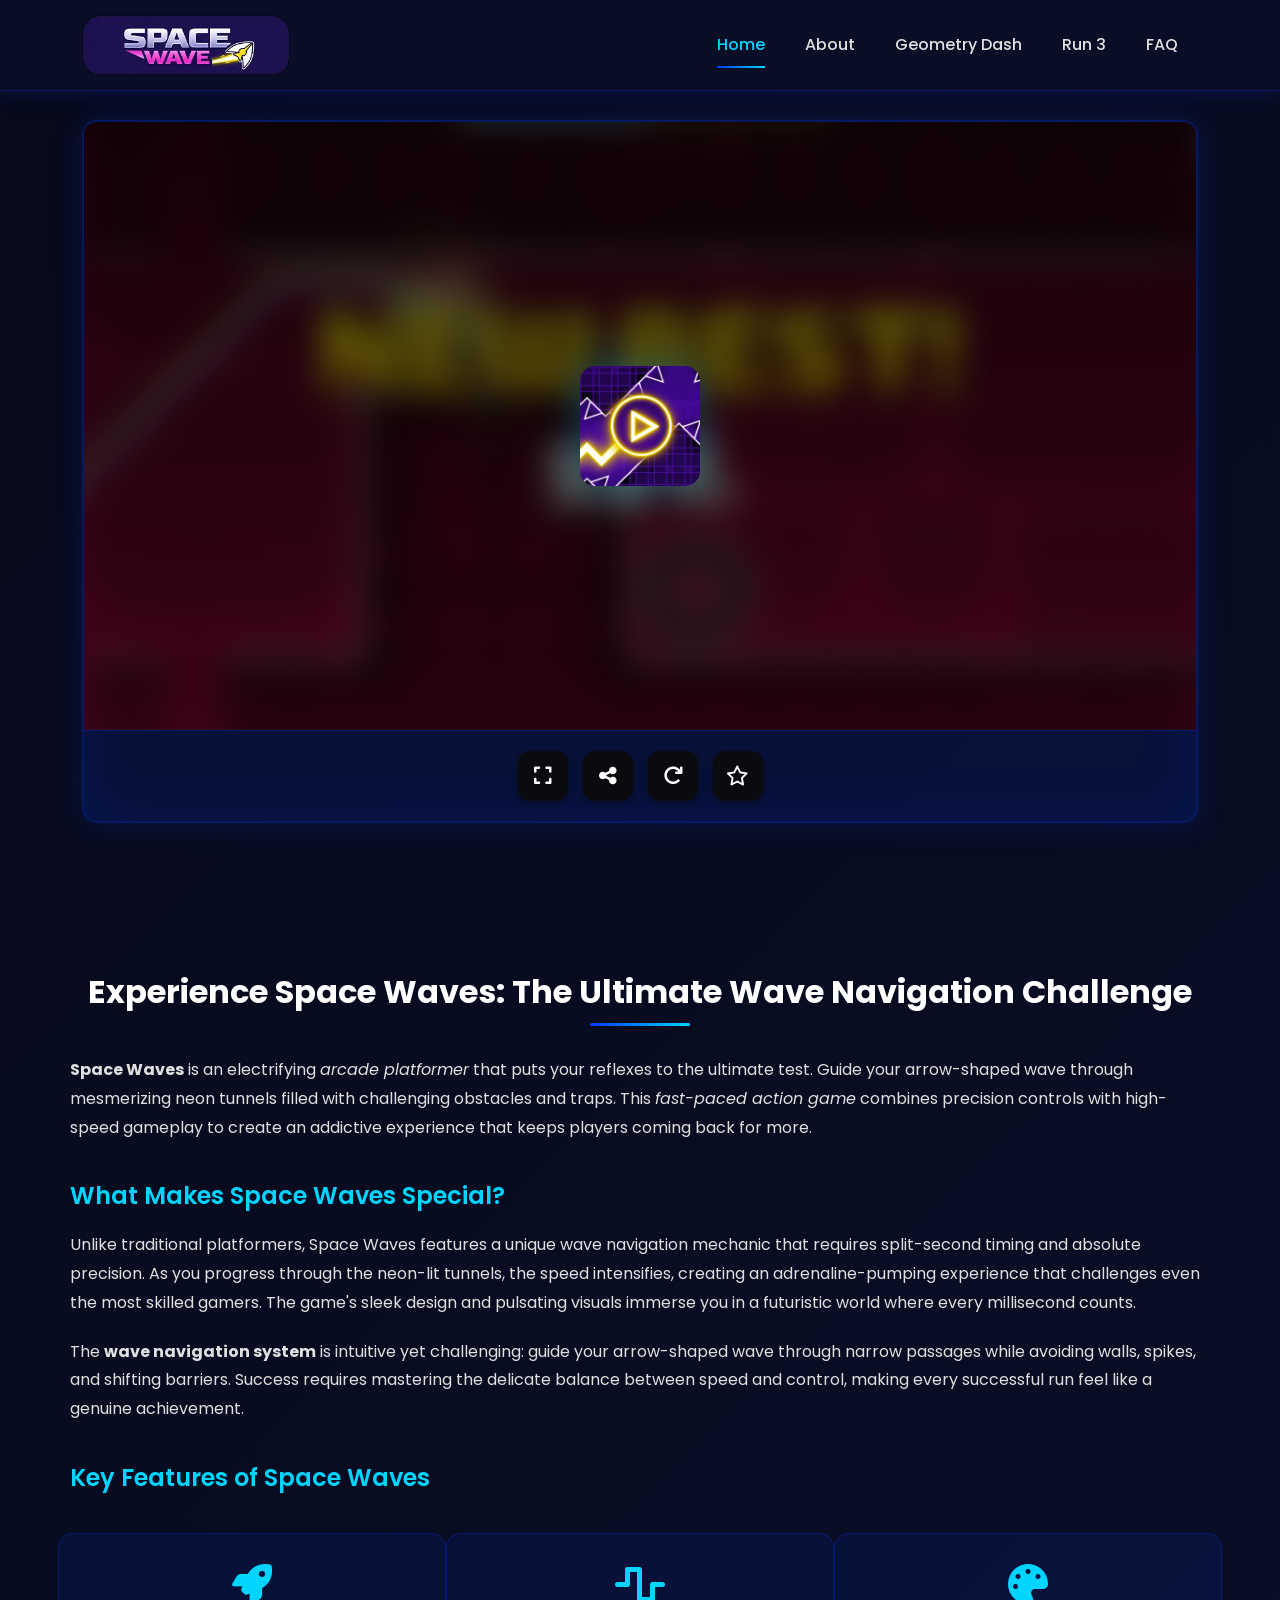
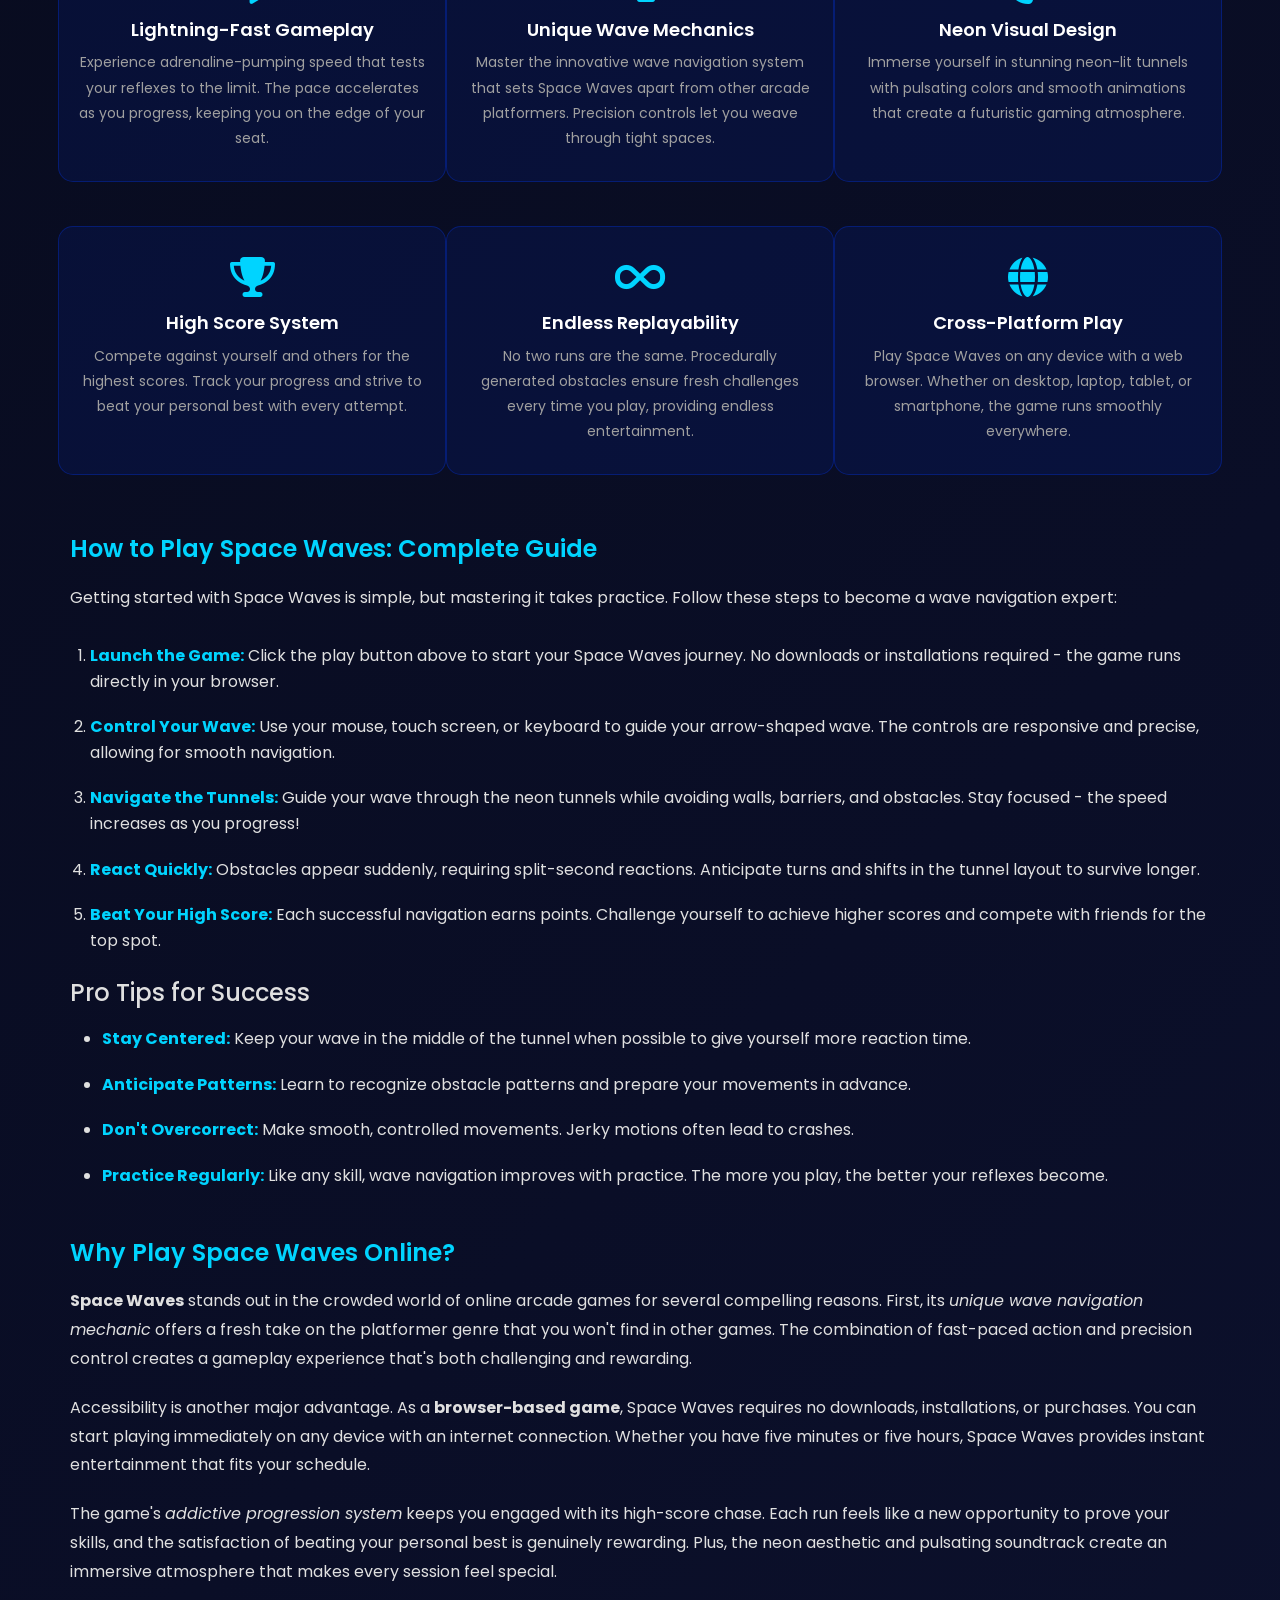
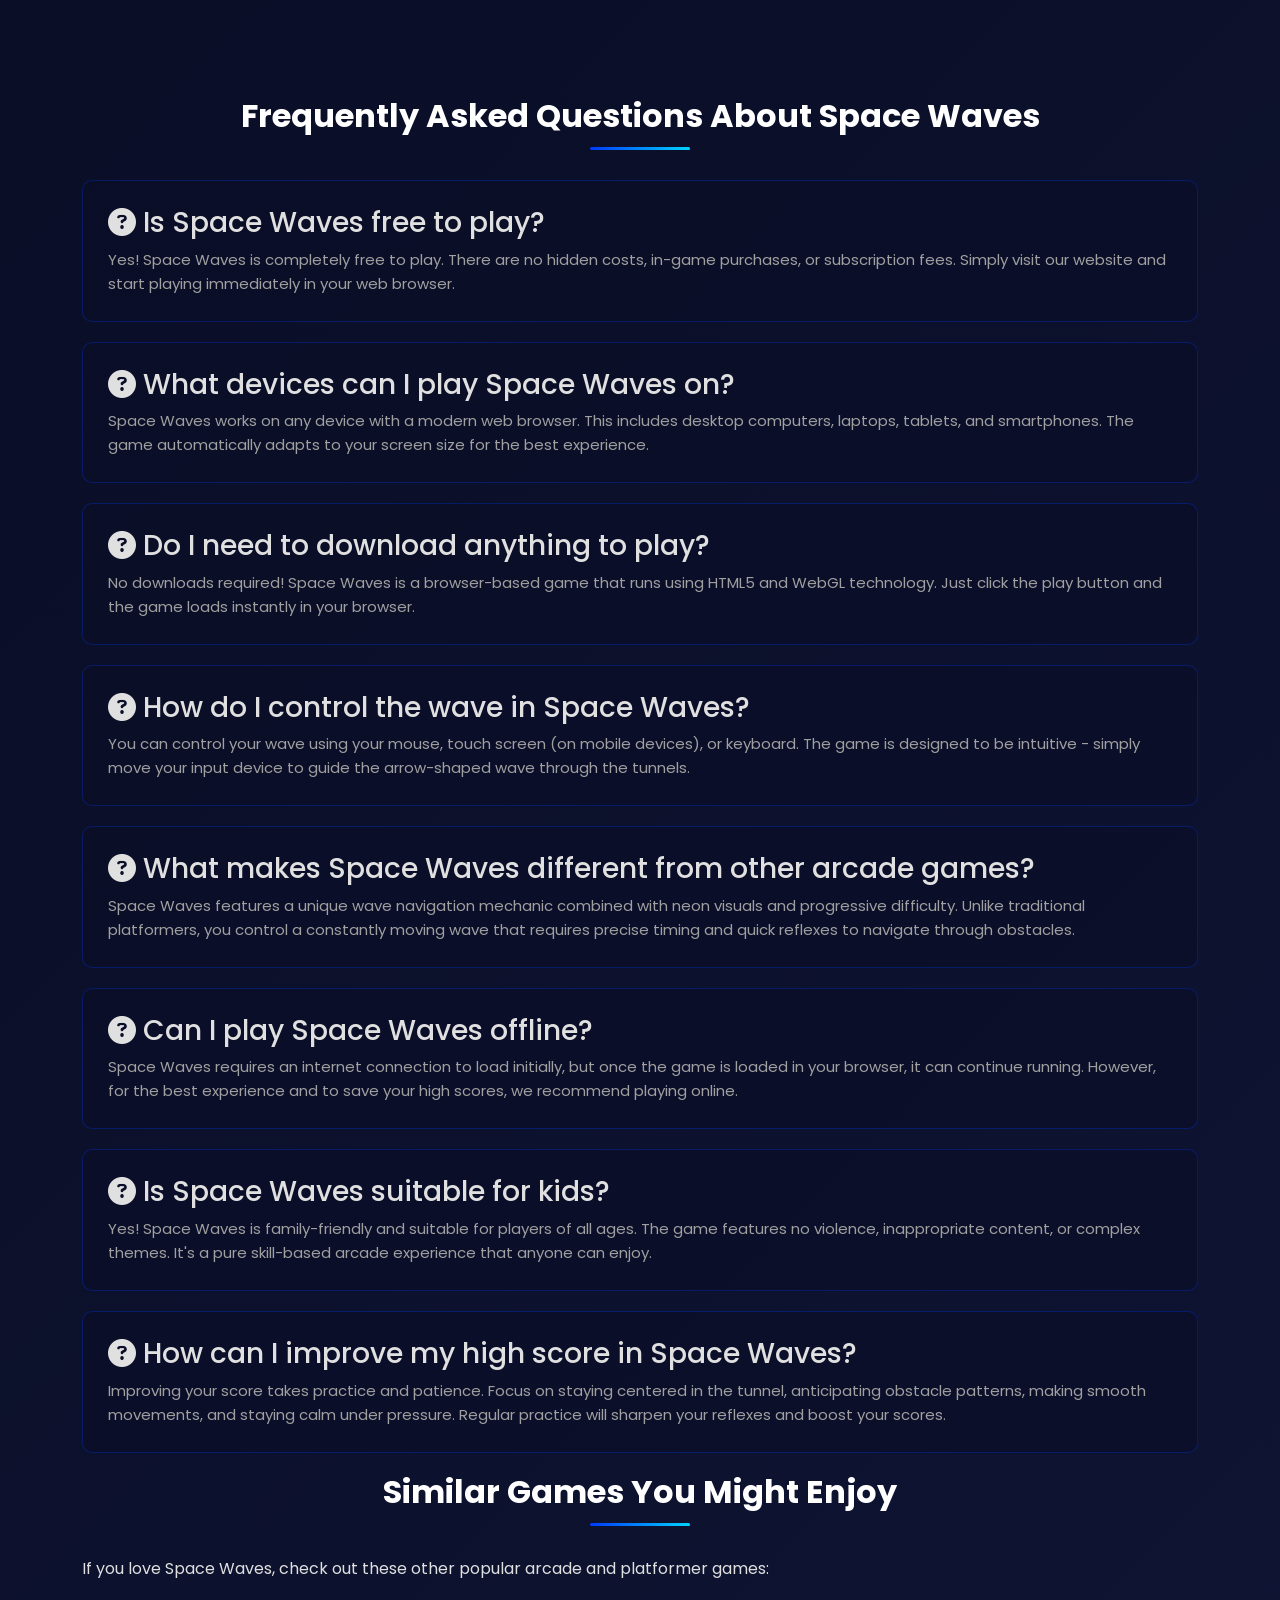
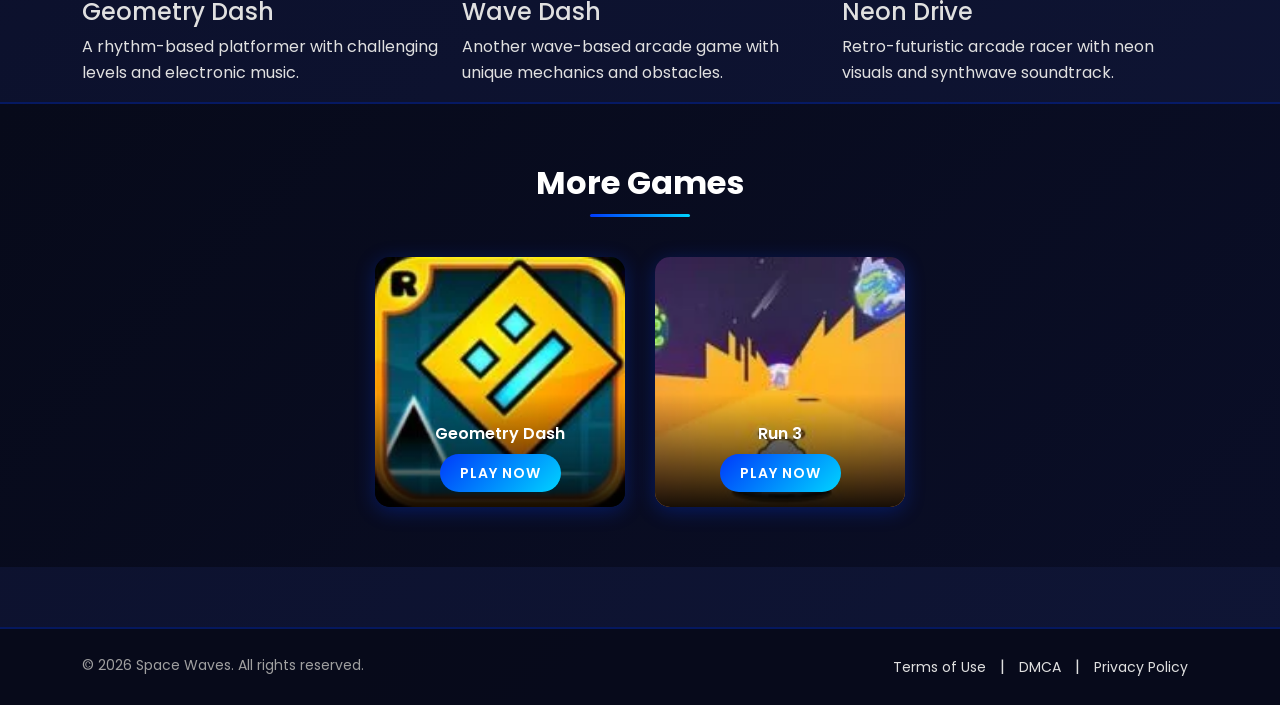
<file: index.html>
<!DOCTYPE html>
<html lang="en" dir="ltr">
<head>
    <meta charset="utf-8">
    <meta name="viewport" content="width=device-width, initial-scale=1, shrink-to-fit=no" />
    <title>Space Waves - Play Free Online Arcade Platformer Game</title>
    <meta name="description" content="Play Space Waves unblocked free online! Navigate neon tunnels in this fast-paced arcade platformer. Test your reflexes in Space Waves unbanned - the ultimate wave navigation game!" />
    <meta name="keywords" content="space waves game, space waves online, arcade platformer, wave navigation game, neon tunnel game, reflex arcade game, free online game" />
    <meta name="robots" content="index, follow">
    <link rel="canonical" href="https://spacewaves-unblocked.github.io/" />
    
    <!-- Open Graph -->
    <meta property="og:title" content="Space Waves - Play Free Online Arcade Platformer" />
    <meta property="og:description" content="Guide your wave through neon tunnels in this fast-paced arcade platformer. Play Space Waves free online now!" />
    <meta property="og:type" content="website" />
    <meta property="og:url" content="https://spacewaves-unblocked.github.io/" />
    <meta property="og:image" content="https://spacewaves-unblocked.github.io/images/logo.webp" />
    <meta property="og:image:width" content="512" />
    <meta property="og:image:height" content="512" />
    <meta property="og:site_name" content="Space Waves" />
    
    <!-- Twitter Card -->
    <meta name="twitter:card" content="summary_large_image" />
    <meta name="twitter:title" content="Space Waves - Free Online Arcade Platformer" />
    <meta name="twitter:description" content="Navigate neon tunnels in this fast-paced wave platformer game. Play free now!" />
    <meta name="twitter:image" content="https://spacewaves-unblocked.github.io/images/logo.webp" />
    
    <!-- Favicon -->
    <link rel="icon" href="images/favicon.webp" sizes="32x32">
    <link rel="apple-touch-icon" href="images/logo.webp">
    
    <!-- Bootstrap CSS -->
    <link rel="stylesheet" href="https://cdn.jsdelivr.net/npm/bootstrap@5.3.0/dist/css/bootstrap.min.css" integrity="sha384-9ndCyUaIbzAi2FUVXJi0CjmCapSmO7SnpJef0486qhLnuZ2cdeRhO02iuK6FUUVM" crossorigin="anonymous">
    
    <!-- Font Awesome -->
    <link rel="stylesheet" href="https://cdnjs.cloudflare.com/ajax/libs/font-awesome/6.4.0/css/all.min.css" integrity="sha512-iecdLmaskl7CVkqkXNQ/ZH/XLlvWZOJyj7Yy7tcenmpD1ypASozpmT/E0iPtmFIB46ZmdtAc9eNBvH0H/ZpiBw==" crossorigin="anonymous" referrerpolicy="no-referrer" />
    
    <!-- Resource Hints for Performance -->
    <link rel="preconnect" href="https://fonts.googleapis.com">
    <link rel="preconnect" href="https://fonts.gstatic.com" crossorigin>
    <link rel="preconnect" href="https://cdn.jsdelivr.net" crossorigin>
    <link rel="preconnect" href="https://cdnjs.cloudflare.com" crossorigin>
    <link rel="preconnect" href="https://code.jquery.com" crossorigin>
    
    <!-- Preload Critical Resources -->
    <link rel="preload" href="https://fonts.googleapis.com/css2?family=Poppins:wght@400;500;600;700&display=swap" as="style">
    <link rel="preload" href="images/logo.webp" as="image" fetchpriority="high">
    
    <!-- Google Fonts -->
    <link href="https://fonts.googleapis.com/css2?family=Poppins:wght@400;500;600;700&display=swap" rel="stylesheet">
    
    <!-- Custom CSS -->
    <link rel="stylesheet" href="css/style.css">
    
    <!-- Schema Markup - VideoGame -->
    <script type="application/ld+json">
    {
        "@context": "https://schema.org",
        "@type": "VideoGame",
        "name": "Space Waves",
        "description": "A fast-paced arcade platformer where players navigate an arrow-shaped wave through neon tunnels, dodging obstacles and testing their reflexes.",
        "genre": ["Arcade", "Platformer", "Action"],
        "gamePlatform": ["Web Browser", "PC", "Mobile"],
        "playMode": "SinglePlayer",
        "applicationCategory": "Game",
        "operatingSystem": "Any",
        "offers": {
            "@type": "Offer",
            "price": "0",
            "priceCurrency": "USD",
            "availability": "https://schema.org/InStock"
        },
        "author": {
            "@type": "Organization",
            "name": "do.Games"
        },
        "publisher": {
            "@type": "Organization",
            "name": "Space Waves"
        },
        "aggregateRating": {
            "@type": "AggregateRating",
            "ratingValue": "4.5",
            "ratingCount": "1000"
        }
    }
    </script>
    
    <!-- WebSite Schema -->
    <script type="application/ld+json">
    {
        "@context": "https://schema.org",
        "@type": "WebSite",
        "name": "Space Waves - Free Online Game",
        "url": "https://spacewaves-unblocked.github.io",
        "description": "Play Space Waves free online. Navigate neon tunnels in this fast-paced arcade platformer with precision controls.",
        "potentialAction": {
            "@type": "SearchAction",
            "target": "https://spacewaves-unblocked.github.io/?search={search_term_string}",
            "query-input": "required name=search_term_string"
        }
    }
    </script>
    
    <!-- Breadcrumb Schema -->
    <script type="application/ld+json">
    {
        "@context": "https://schema.org",
        "@type": "BreadcrumbList",
        "itemListElement": [{
            "@type": "ListItem",
            "position": 1,
            "name": "Home",
            "item": "https://spacewaves-unblocked.github.io/"
        }]
    }
    </script>
    
    <!-- FAQ Schema -->
    <script type="application/ld+json">
    {
        "@context": "https://schema.org",
        "@type": "FAQPage",
        "mainEntity": [
            {
                "@type": "Question",
                "name": "Is Space Waves free to play?",
                "acceptedAnswer": {
                    "@type": "Answer",
                    "text": "Yes! Space Waves is completely free to play. There are no hidden costs, in-game purchases, or subscription fees. Simply visit our website and start playing immediately in your web browser."
                }
            },
            {
                "@type": "Question",
                "name": "What devices can I play Space Waves on?",
                "acceptedAnswer": {
                    "@type": "Answer",
                    "text": "Space Waves works on any device with a modern web browser. This includes desktop computers, laptops, tablets, and smartphones. The game automatically adapts to your screen size for the best experience."
                }
            },
            {
                "@type": "Question",
                "name": "Do I need to download anything to play Space Waves?",
                "acceptedAnswer": {
                    "@type": "Answer",
                    "text": "No downloads required! Space Waves is a browser-based game that runs using HTML5 and WebGL technology. Just click the play button and the game loads instantly in your browser."
                }
            },
            {
                "@type": "Question",
                "name": "How do I control the wave in Space Waves?",
                "acceptedAnswer": {
                    "@type": "Answer",
                    "text": "You can control your wave using your mouse, touch screen (on mobile devices), or keyboard. The game is designed to be intuitive - simply move your input device to guide the arrow-shaped wave through the tunnels."
                }
            },
            {
                "@type": "Question",
                "name": "What makes Space Waves different from other arcade games?",
                "acceptedAnswer": {
                    "@type": "Answer",
                    "text": "Space Waves features a unique wave navigation mechanic combined with neon visuals and progressive difficulty. Unlike traditional platformers, you control a constantly moving wave that requires precise timing and quick reflexes to navigate through obstacles."
                }
            },
            {
                "@type": "Question",
                "name": "Can I play Space Waves offline?",
                "acceptedAnswer": {
                    "@type": "Answer",
                    "text": "Space Waves requires an internet connection to load initially, but once the game is loaded in your browser, it can continue running. However, for the best experience and to save your high scores, we recommend playing online."
                }
            },
            {
                "@type": "Question",
                "name": "Is Space Waves suitable for kids?",
                "acceptedAnswer": {
                    "@type": "Answer",
                    "text": "Yes! Space Waves is family-friendly and suitable for players of all ages. The game features no violence, inappropriate content, or complex themes. It's a pure skill-based arcade experience that anyone can enjoy."
                }
            },
            {
                "@type": "Question",
                "name": "How can I improve my high score in Space Waves?",
                "acceptedAnswer": {
                    "@type": "Answer",
                    "text": "Improving your score takes practice and patience. Focus on staying centered in the tunnel, anticipating obstacle patterns, making smooth movements, and staying calm under pressure. Regular practice will sharpen your reflexes and boost your scores."
                }
            }
        ]
    }
    </script>
</head>

<body id="page-top">
    <!-- Navigation -->
    <nav class="navbar navbar-expand-lg navbar-dark fixed-top" id="mainNav">
        <div class="container">
            <a class="navbar-brand" href="./">
                <img src="images/home-logo.webp" width="160" height="80" class="site-logo" alt="Space Waves Home" loading="eager">
            </a>
            <button class="navbar-toggler" type="button" data-bs-toggle="collapse" data-bs-target="#navbarResponsive" aria-controls="navbarResponsive" aria-expanded="false" aria-label="Toggle navigation">
                <span class="navbar-toggler-icon"></span>
            </button>
<div class="collapse navbar-collapse" id="navbarResponsive">
        <ul class="navbar-nav ms-auto">
          <li class="nav-item"><a class="nav-link active" href="./">Home</a></li>
          <li class="nav-item"><a class="nav-link" href="#about">About</a></li>
          <li class="nav-item"><a class="nav-link" href="geometry-dash.html">Geometry Dash</a></li>
          <li class="nav-item"><a class="nav-link" href="run-3.html">Run 3</a></li>
          <li class="nav-item"><a class="nav-link" href="#faq">FAQ</a></li>
        </ul>
      </div>
        </div>
    </nav>

    <!-- Main Content -->
    <main>
        <div class="container-fluid game-wrapper">
            <div class="container">
                <div class="row">
                    <!-- Game Section -->
                    <div class="col-lg-12 col-md-12">
                        <div class="game-container">
                            <div class="game-content">
                                <div class="game-iframe-container" id="game-player">
                                <button id="mobile-exit-btn" class="mobile-exit-btn" onclick="exitFullscreenMobile()">Exit Fullscreen</button>
<!-- Custom Play Overlay -->
                                <div id="custom-play-overlay" class="custom-overlay game-play-overlay space-waves-bg">
                                    <div class="overlay-content">
                                        <button id="custom-play-btn" class="btn-play-image" onclick="customStartGame()" role="button" tabindex="0" aria-label="Start playing Space Waves">
                                            <img src="images/start.webp" alt="Play Space Waves" width="120" height="120">
                                        </button>
                                    </div>
                                </div>
                                    
                                    <!-- Game Iframe -->
                                    <iframe class="game-iframe" id="game-area" src="" width="100%" height="600" scrolling="none" frameborder="0" allowfullscreen title="Space Waves Game" loading="lazy"></iframe>
                                </div>
                            </div>
                            
<!-- Game Info -->
<div class="game-info">
<div class="game-buttons">
<button class="btn-icon" title="Fullscreen" onclick="open_fullscreen()" aria-label="Toggle fullscreen mode"><i class="fas fa-expand"></i></button>
<button class="btn-icon" title="Share" onclick="shareGame()" aria-label="Share game"><i class="fas fa-share-alt"></i></button>
<button class="btn-icon" title="Refresh" onclick="refreshGame()" aria-label="Refresh game"><i class="fas fa-redo"></i></button>
<button class="btn-icon" title="Favorite" id="favorite-btn" onclick="toggleFavorite()" aria-label="Add to favorites"><i class="far fa-star"></i></button>
</div>
</div>
                        </div>
                    </div>
                    

                </div>
            </div>
        </div>

        <!-- SEO Content Section -->
        <section class="container seo-content" id="about">
            <h2 class="section-title">Experience Space Waves: The Ultimate Wave Navigation Challenge</h2>
            
            <article>
                <p><strong>Space Waves</strong> is an electrifying <em>arcade platformer</em> that puts your reflexes to the ultimate test. Guide your arrow-shaped wave through mesmerizing neon tunnels filled with challenging obstacles and traps. This <em>fast-paced action game</em> combines precision controls with high-speed gameplay to create an addictive experience that keeps players coming back for more.</p>
                
                <h3 class="item-title">What Makes Space Waves Special?</h3>
                <p>Unlike traditional platformers, Space Waves features a unique wave navigation mechanic that requires split-second timing and absolute precision. As you progress through the neon-lit tunnels, the speed intensifies, creating an adrenaline-pumping experience that challenges even the most skilled gamers. The game's sleek design and pulsating visuals immerse you in a futuristic world where every millisecond counts.</p>
                
                <p>The <strong>wave navigation system</strong> is intuitive yet challenging: guide your arrow-shaped wave through narrow passages while avoiding walls, spikes, and shifting barriers. Success requires mastering the delicate balance between speed and control, making every successful run feel like a genuine achievement.</p>
            </article>

            <section class="features-section" id="features">
                <h3 class="item-title">Key Features of Space Waves</h3>
                <div class="features-list">
                    <div class="row">
                        <div class="col-md-4 feature-item">
                            <i class="fas fa-rocket" aria-hidden="true"></i>
                            <h4>Lightning-Fast Gameplay</h4>
                            <p>Experience adrenaline-pumping speed that tests your reflexes to the limit. The pace accelerates as you progress, keeping you on the edge of your seat.</p>
                        </div>
                        <div class="col-md-4 feature-item">
                            <i class="fas fa-wave-square" aria-hidden="true"></i>
                            <h4>Unique Wave Mechanics</h4>
                            <p>Master the innovative wave navigation system that sets Space Waves apart from other arcade platformers. Precision controls let you weave through tight spaces.</p>
                        </div>
                        <div class="col-md-4 feature-item">
                            <i class="fas fa-palette" aria-hidden="true"></i>
                            <h4>Neon Visual Design</h4>
                            <p>Immerse yourself in stunning neon-lit tunnels with pulsating colors and smooth animations that create a futuristic gaming atmosphere.</p>
                        </div>
                    </div>
                    <div class="row mt-4">
                        <div class="col-md-4 feature-item">
                            <i class="fas fa-trophy" aria-hidden="true"></i>
                            <h4>High Score System</h4>
                            <p>Compete against yourself and others for the highest scores. Track your progress and strive to beat your personal best with every attempt.</p>
                        </div>
                        <div class="col-md-4 feature-item">
                            <i class="fas fa-infinity" aria-hidden="true"></i>
                            <h4>Endless Replayability</h4>
                            <p>No two runs are the same. Procedurally generated obstacles ensure fresh challenges every time you play, providing endless entertainment.</p>
                        </div>
                        <div class="col-md-4 feature-item">
                            <i class="fas fa-globe" aria-hidden="true"></i>
                            <h4>Cross-Platform Play</h4>
                            <p>Play Space Waves on any device with a web browser. Whether on desktop, laptop, tablet, or smartphone, the game runs smoothly everywhere.</p>
                        </div>
                    </div>
                </div>
            </section>

            <section class="how-to-play-section">
                <h3 class="item-title">How to Play Space Waves: Complete Guide</h3>
                <div class="how-to-play">
                    <p>Getting started with Space Waves is simple, but mastering it takes practice. Follow these steps to become a wave navigation expert:</p>
                    <ol>
                        <li><strong>Launch the Game:</strong> Click the play button above to start your Space Waves journey. No downloads or installations required - the game runs directly in your browser.</li>
                        <li><strong>Control Your Wave:</strong> Use your mouse, touch screen, or keyboard to guide your arrow-shaped wave. The controls are responsive and precise, allowing for smooth navigation.</li>
                        <li><strong>Navigate the Tunnels:</strong> Guide your wave through the neon tunnels while avoiding walls, barriers, and obstacles. Stay focused - the speed increases as you progress!</li>
                        <li><strong>React Quickly:</strong> Obstacles appear suddenly, requiring split-second reactions. Anticipate turns and shifts in the tunnel layout to survive longer.</li>
                        <li><strong>Beat Your High Score:</strong> Each successful navigation earns points. Challenge yourself to achieve higher scores and compete with friends for the top spot.</li>
                    </ol>
                    
                    <div class="pro-tips">
                        <h4>Pro Tips for Success</h4>
                        <ul>
                            <li><strong>Stay Centered:</strong> Keep your wave in the middle of the tunnel when possible to give yourself more reaction time.</li>
                            <li><strong>Anticipate Patterns:</strong> Learn to recognize obstacle patterns and prepare your movements in advance.</li>
                            <li><strong>Don't Overcorrect:</strong> Make smooth, controlled movements. Jerky motions often lead to crashes.</li>
                            <li><strong>Practice Regularly:</strong> Like any skill, wave navigation improves with practice. The more you play, the better your reflexes become.</li>
                        </ul>
                    </div>
                </div>
            </section>

            <section class="why-play-section">
                <h3 class="item-title">Why Play Space Waves Online?</h3>
                <p><strong>Space Waves</strong> stands out in the crowded world of online arcade games for several compelling reasons. First, its <em>unique wave navigation mechanic</em> offers a fresh take on the platformer genre that you won't find in other games. The combination of fast-paced action and precision control creates a gameplay experience that's both challenging and rewarding.</p>
                
                <p>Accessibility is another major advantage. As a <strong>browser-based game</strong>, Space Waves requires no downloads, installations, or purchases. You can start playing immediately on any device with an internet connection. Whether you have five minutes or five hours, Space Waves provides instant entertainment that fits your schedule.</p>
                
                <p>The game's <em>addictive progression system</em> keeps you engaged with its high-score chase. Each run feels like a new opportunity to prove your skills, and the satisfaction of beating your personal best is genuinely rewarding. Plus, the neon aesthetic and pulsating soundtrack create an immersive atmosphere that makes every session feel special.</p>
            </section>
        </section>

        <!-- FAQ Section -->
        <section class="container faq-section" id="faq">
            <h2 class="section-title">Frequently Asked Questions About Space Waves</h2>
            
            <div class="faq-container">
                <div class="faq-item">
                    <h3 class="faq-question"><i class="fas fa-question-circle"></i> Is Space Waves free to play?</h3>
                    <div class="faq-answer">
                        <p>Yes! Space Waves is completely free to play. There are no hidden costs, in-game purchases, or subscription fees. Simply visit our website and start playing immediately in your web browser.</p>
                    </div>
                </div>
                
                <div class="faq-item">
                    <h3 class="faq-question"><i class="fas fa-question-circle"></i> What devices can I play Space Waves on?</h3>
                    <div class="faq-answer">
                        <p>Space Waves works on any device with a modern web browser. This includes desktop computers, laptops, tablets, and smartphones. The game automatically adapts to your screen size for the best experience.</p>
                    </div>
                </div>
                
                <div class="faq-item">
                    <h3 class="faq-question"><i class="fas fa-question-circle"></i> Do I need to download anything to play?</h3>
                    <div class="faq-answer">
                        <p>No downloads required! Space Waves is a browser-based game that runs using HTML5 and WebGL technology. Just click the play button and the game loads instantly in your browser.</p>
                    </div>
                </div>
                
                <div class="faq-item">
                    <h3 class="faq-question"><i class="fas fa-question-circle"></i> How do I control the wave in Space Waves?</h3>
                    <div class="faq-answer">
                        <p>You can control your wave using your mouse, touch screen (on mobile devices), or keyboard. The game is designed to be intuitive - simply move your input device to guide the arrow-shaped wave through the tunnels.</p>
                    </div>
                </div>
                
                <div class="faq-item">
                    <h3 class="faq-question"><i class="fas fa-question-circle"></i> What makes Space Waves different from other arcade games?</h3>
                    <div class="faq-answer">
                        <p>Space Waves features a unique wave navigation mechanic combined with neon visuals and progressive difficulty. Unlike traditional platformers, you control a constantly moving wave that requires precise timing and quick reflexes to navigate through obstacles.</p>
                    </div>
                </div>
                
                <div class="faq-item">
                    <h3 class="faq-question"><i class="fas fa-question-circle"></i> Can I play Space Waves offline?</h3>
                    <div class="faq-answer">
                        <p>Space Waves requires an internet connection to load initially, but once the game is loaded in your browser, it can continue running. However, for the best experience and to save your high scores, we recommend playing online.</p>
                    </div>
                </div>
                
                <div class="faq-item">
                    <h3 class="faq-question"><i class="fas fa-question-circle"></i> Is Space Waves suitable for kids?</h3>
                    <div class="faq-answer">
                        <p>Yes! Space Waves is family-friendly and suitable for players of all ages. The game features no violence, inappropriate content, or complex themes. It's a pure skill-based arcade experience that anyone can enjoy.</p>
                    </div>
                </div>
                
                <div class="faq-item">
                    <h3 class="faq-question"><i class="fas fa-question-circle"></i> How can I improve my high score in Space Waves?</h3>
                    <div class="faq-answer">
                        <p>Improving your score takes practice and patience. Focus on staying centered in the tunnel, anticipating obstacle patterns, making smooth movements, and staying calm under pressure. Regular practice will sharpen your reflexes and boost your scores.</p>
                    </div>
                </div>
            </div>
        </section>

        <!-- Related Games Section -->
        <section class="container related-games">
            <h2 class="section-title">Similar Games You Might Enjoy</h2>
            <p class="section-description">If you love Space Waves, check out these other popular arcade and platformer games:</p>
            
            <div class="row">
                <div class="col-md-4">
                    <div class="game-card">
                        <h4>Geometry Dash</h4>
                        <p>A rhythm-based platformer with challenging levels and electronic music.</p>
                    </div>
                </div>
                <div class="col-md-4">
                    <div class="game-card">
                        <h4>Wave Dash</h4>
                        <p>Another wave-based arcade game with unique mechanics and obstacles.</p>
                    </div>
                </div>
                <div class="col-md-4">
                    <div class="game-card">
                        <h4>Neon Drive</h4>
                        <p>Retro-futuristic arcade racer with neon visuals and synthwave soundtrack.</p>
                    </div>
                </div>
            </div>
        </section>
    </main>

    <!-- More Games Section -->
    <section class="more-games-section">
        <div class="container">
            <h2 class="section-title">More Games</h2>
            <div class="games-grid">
                <a href="geometry-dash.html" class="game-thumb-link">
                    <div class="game-thumb">
                        <img src="images/geometry-dash-thumb.webp" alt="Geometry Dash" loading="lazy">
                        <div class="game-thumb-overlay">
                            <h4>Geometry Dash</h4>
                            <span class="play-btn">Play Now</span>
                        </div>
                    </div>
                </a>
                <a href="run-3.html" class="game-thumb-link">
                    <div class="game-thumb">
                        <img src="images/run-3-thumb.webp" alt="Run 3" loading="lazy">
                        <div class="game-thumb-overlay">
                            <h4>Run 3</h4>
                            <span class="play-btn">Play Now</span>
                        </div>
                    </div>
                </a>
            </div>
        </div>
    </section>

    <!-- Footer -->
    <footer class="footer-copyright">
        <div class="container">
            <div class="row">
                <div class="col-md-6">
                    <p>&copy; 2026 Space Waves. All rights reserved.</p>
                </div>
                <div class="col-md-6 text-md-end">
                    <span class="footer-links">
                        <a href="terms.html">Terms of Use</a> | 
                        <a href="dmca.html">DMCA</a> | 
                        <a href="privacy.html">Privacy Policy</a>
                    </span>
                </div>
            </div>
        </div>
    </footer>

    <!-- Scripts -->
    <script src="https://code.jquery.com/jquery-3.6.0.min.js" integrity="sha256-/xUj+3OJU5yExlq6GSYGSHk7tPXikynS7ogEvDej/m4=" crossorigin="anonymous"></script>
    <script src="https://cdn.jsdelivr.net/npm/bootstrap@5.3.0/dist/js/bootstrap.bundle.min.js" integrity="sha384-geWF76RCwLtnZ8qwWowPQNguL3RmwHVBC9FhGdlKrxdiJJigb/j/68SIy3Te4Bkz" crossorigin="anonymous"></script>
    
    <script>
function customStartGame() {
  document.getElementById('game-area').src = './play/';
  document.getElementById('custom-play-overlay').style.display = 'none';
}
        
        function open_fullscreen() {
            let game = document.getElementById("game-area");
            if (game == null) return;
            
            if (!document.fullscreenElement && !document.mozFullScreenElement && 
                !document.webkitFullscreenElement && !document.msFullscreenElement) {
                if (game.requestFullscreen) {
                    game.requestFullscreen();
                } else if (game.msRequestFullscreen) {
                    game.msRequestFullscreen();
                } else if (game.mozRequestFullScreen) {
                    game.mozRequestFullScreen();
                } else if (game.webkitRequestFullscreen) {
                    game.webkitRequestFullscreen(Element.ALLOW_KEYBOARD_INPUT);
                }
            } else {
                if (document.exitFullscreen) {
                    document.exitFullscreen();
                } else if (document.msExitFullscreen) {
                    document.msExitFullscreen();
                } else if (document.mozCancelFullScreen) {
                    document.mozCancelFullScreen();
                } else if (document.webkitExitFullscreen) {
                    document.webkitExitFullscreen();
                }
            }
        }
        
// Smooth scrolling for anchor links
document.querySelectorAll('a[href^="#"]').forEach(anchor => {
anchor.addEventListener('click', function (e) {
e.preventDefault();
document.querySelector(this.getAttribute('href')).scrollIntoView({
behavior: 'smooth'
});
});
});

function shareGame() {
    if (navigator.share) {
navigator.share({
title: document.title,
url: window.location.href
});
} else {
navigator.clipboard.writeText(window.location.href);
alert('Link copied to clipboard!');
}
}

function refreshGame() {
const gameArea = document.getElementById('game-area');
if (gameArea.src && gameArea.src !== '') {
gameArea.src = gameArea.src;
} else {
document.getElementById('custom-play-overlay').style.display = 'flex';
gameArea.src = '';
}
}

function toggleFavorite() {
const btn = document.querySelector('button[title="Favorite"]');
const icon = btn.querySelector('i');
icon.classList.toggle('fas');
icon.classList.toggle('far');
}
</script>
</body>
</html>
</file>
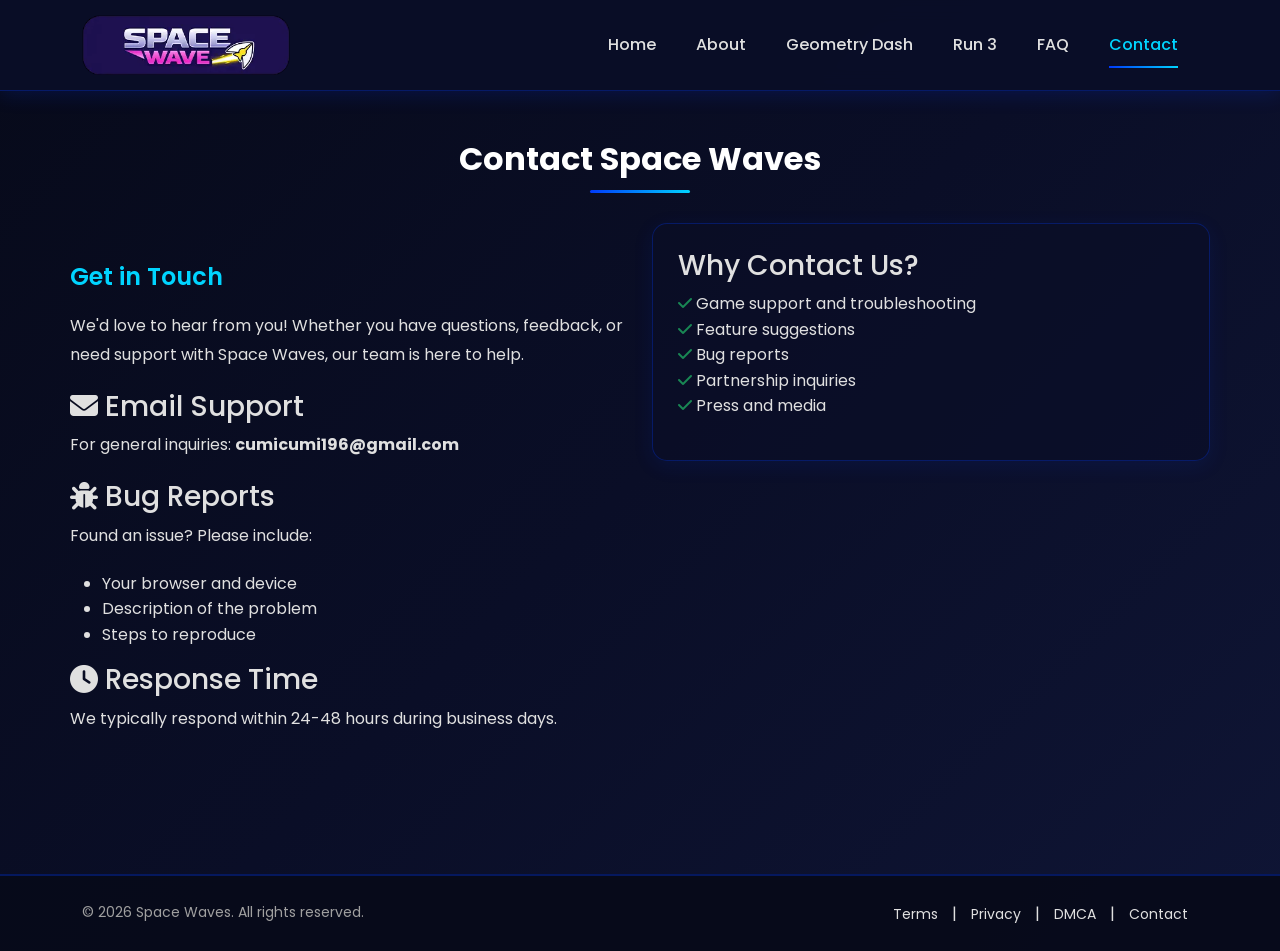
<file: contact.html>
<!DOCTYPE html>
<html lang="en" dir="ltr">
<head>
    <meta charset="utf-8">
    <meta name="viewport" content="width=device-width, initial-scale=1, shrink-to-fit=no" />
    <title>Contact Space Waves Unblocked - Support & Help</title>
    <meta name="description" content="Contact Space Waves unblocked support team. Get help with Space Waves unbanned game issues, report bugs, or send feedback. We're here to help!" />
    <meta name="robots" content="index, follow">
    <link rel="canonical" href="https://spacewaves-unblocked.github.io/contact.html" />
    
    <!-- ContactPage Schema -->
    <script type="application/ld+json">
    {
        "@context": "https://schema.org",
        "@type": "ContactPage",
        "name": "Contact Space Waves Unblocked",
        "description": "Contact Space Waves support team for game help, bug reports, or feedback.",
        "url": "https://spacewaves-unblocked.github.io/contact.html",
        "isPartOf": {
            "@type": "WebSite",
            "name": "Space Waves",
            "url": "https://spacewaves-unblocked.github.io"
        }
    }
    </script>
    <link rel="icon" href="images/favicon.webp" sizes="32x32">
    <link rel="stylesheet" href="https://cdn.jsdelivr.net/npm/bootstrap@5.3.0/dist/css/bootstrap.min.css">
    <link rel="stylesheet" href="https://cdnjs.cloudflare.com/ajax/libs/font-awesome/6.4.0/css/all.min.css">
    <link href="https://fonts.googleapis.com/css2?family=Poppins:wght@400;500;600;700&display=swap" rel="stylesheet">
    <link rel="stylesheet" href="css/style.css">
</head>
<body id="page-top">
    <nav class="navbar navbar-expand-lg navbar-dark fixed-top" id="mainNav">
        <div class="container">
            <a class="navbar-brand" href="./">
                <img src="images/logo.webp" width="160" height="80" class="site-logo" alt="Space Waves Logo" loading="lazy">
            </a>
            <button class="navbar-toggler" type="button" data-bs-toggle="collapse" data-bs-target="#navbarResponsive">
                <span class="navbar-toggler-icon"></span>
            </button>
<div class="collapse navbar-collapse" id="navbarResponsive">
        <ul class="navbar-nav ms-auto">
          <li class="nav-item"><a class="nav-link" href="./">Home</a></li>
          <li class="nav-item"><a class="nav-link" href="./#about">About</a></li>
          <li class="nav-item"><a class="nav-link" href="geometry-dash.html">Geometry Dash</a></li>
          <li class="nav-item"><a class="nav-link" href="run-3.html">Run 3</a></li>
          <li class="nav-item"><a class="nav-link" href="./#faq">FAQ</a></li>
          <li class="nav-item"><a class="nav-link active" href="contact.html">Contact</a></li>
        </ul>
      </div>
        </div>
    </nav>

    <div class="container seo-content" style="padding-top: 140px;">
        <h1 class="section-title">Contact Space Waves</h1>
        
        <div class="row">
            <div class="col-md-6">
                <h2 class="item-title">Get in Touch</h2>
                <p>We'd love to hear from you! Whether you have questions, feedback, or need support with Space Waves, our team is here to help.</p>
                
                <div class="contact-info">
                    <h3><i class="fas fa-envelope"></i> Email Support</h3>
                    <p>For general inquiries: <strong>cumicumi196@gmail.com</strong></p>
                    
                    <h3><i class="fas fa-bug"></i> Bug Reports</h3>
                    <p>Found an issue? Please include:</p>
                    <ul>
                        <li>Your browser and device</li>
                        <li>Description of the problem</li>
                        <li>Steps to reproduce</li>
                    </ul>
                    
                    <h3><i class="fas fa-clock"></i> Response Time</h3>
                    <p>We typically respond within 24-48 hours during business days.</p>
                </div>
            </div>
            
            <div class="col-md-6">
                <div class="widget">
                    <h3>Why Contact Us?</h3>
                    <ul class="list-unstyled">
                        <li><i class="fas fa-check text-success"></i> Game support and troubleshooting</li>
                        <li><i class="fas fa-check text-success"></i> Feature suggestions</li>
                        <li><i class="fas fa-check text-success"></i> Bug reports</li>
                        <li><i class="fas fa-check text-success"></i> Partnership inquiries</li>
                        <li><i class="fas fa-check text-success"></i> Press and media</li>
                    </ul>
                </div>
            </div>
        </div>
    </div>

    <footer class="footer-copyright">
        <div class="container">
            <div class="row">
                <div class="col-md-6">
                    <p>&copy; 2026 Space Waves. All rights reserved.</p>
                </div>
                <div class="col-md-6 text-md-end">
                    <span class="footer-links">
                        <a href="terms.html">Terms</a> | 
                        <a href="privacy.html">Privacy</a> | 
                        <a href="dmca.html">DMCA</a> | 
                        <a href="contact.html">Contact</a>
                    </span>
                </div>
            </div>
        </div>
    </footer>

    <script src="https://cdn.jsdelivr.net/npm/bootstrap@5.3.0/dist/js/bootstrap.bundle.min.js"></script>
</body>
</html>
</file>
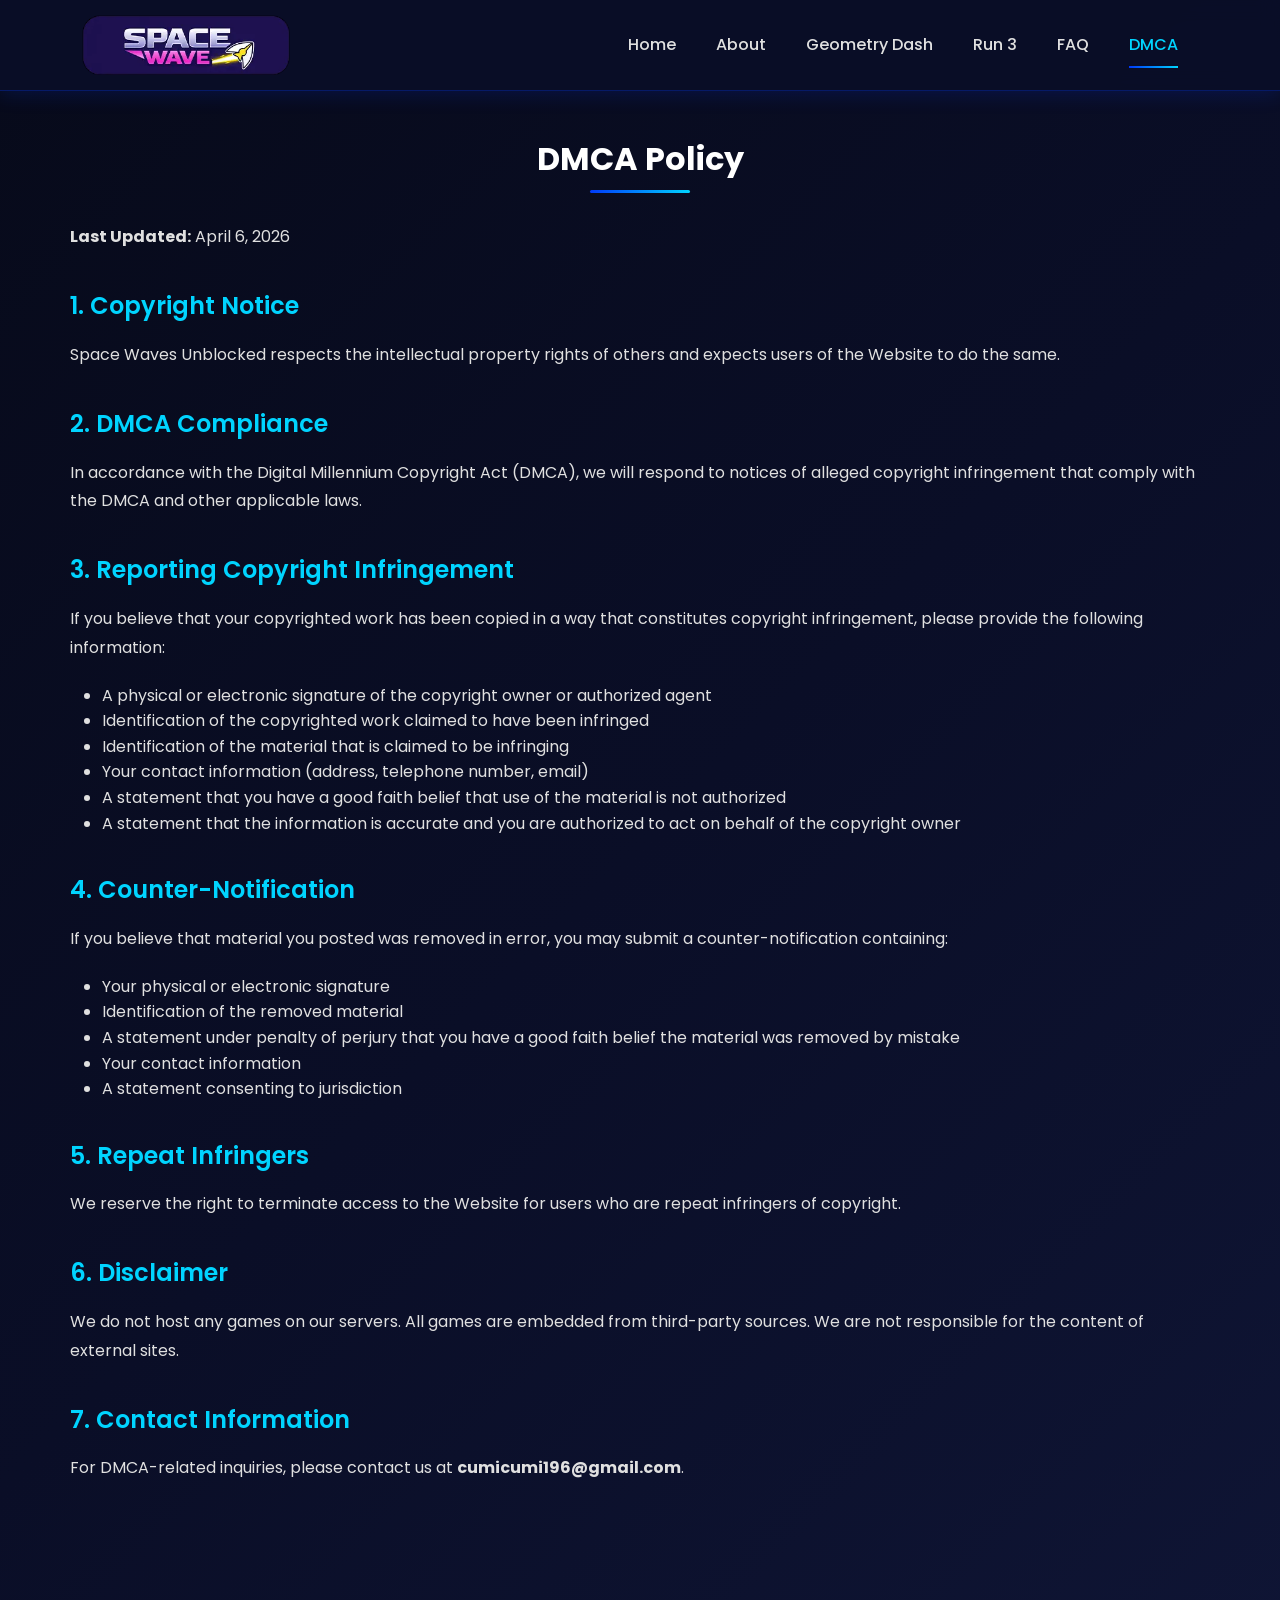
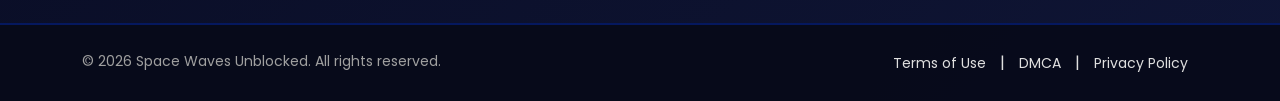
<file: dmca.html>
<!DOCTYPE html>
<html lang="en" dir="ltr">
<head>
    <meta charset="utf-8">
    <meta name="viewport" content="width=device-width, initial-scale=1, shrink-to-fit=no" />
    <title>DMCA - Space Waves Unblocked</title>
    <meta name="description" content="DMCA Policy for Space Waves unblocked. Report copyright issues for Space Waves unbanned. We respect intellectual property rights." />
    <meta name="robots" content="index, follow">
    <link rel="canonical" href="https://spacewaves-unblocked.github.io/dmca.html" />
    
    <!-- WebPage Schema -->
    <script type="application/ld+json">
    {
        "@context": "https://schema.org",
        "@type": "WebPage",
        "name": "DMCA Policy - Space Waves Unblocked",
        "description": "DMCA copyright policy for Space Waves. Learn how to report copyright infringement.",
        "url": "https://spacewaves-unblocked.github.io/dmca.html",
        "isPartOf": {
            "@type": "WebSite",
            "name": "Space Waves",
            "url": "https://spacewaves-unblocked.github.io"
        }
    }
    </script>
    <link rel="icon" href="images/favicon.webp" sizes="32x32">
    <link rel="stylesheet" href="https://cdn.jsdelivr.net/npm/bootstrap@5.3.0/dist/css/bootstrap.min.css">
    <link rel="stylesheet" href="https://cdnjs.cloudflare.com/ajax/libs/font-awesome/6.4.0/css/all.min.css">
    <link href="https://fonts.googleapis.com/css2?family=Poppins:wght@400;500;600;700&display=swap" rel="stylesheet">
    <link rel="stylesheet" href="css/style.css">
</head>
<body id="page-top">
    <nav class="navbar navbar-expand-lg navbar-dark fixed-top" id="mainNav">
        <div class="container">
            <a class="navbar-brand" href="./">
                <img src="images/logo.webp" width="160" height="80" class="site-logo" alt="Space Waves Logo">
            </a>
            <button class="navbar-toggler" type="button" data-bs-toggle="collapse" data-bs-target="#navbarResponsive">
                <span class="navbar-toggler-icon"></span>
            </button>
<div class="collapse navbar-collapse" id="navbarResponsive">
        <ul class="navbar-nav ms-auto">
          <li class="nav-item"><a class="nav-link" href="./">Home</a></li>
          <li class="nav-item"><a class="nav-link" href="./#about">About</a></li>
          <li class="nav-item"><a class="nav-link" href="geometry-dash.html">Geometry Dash</a></li>
          <li class="nav-item"><a class="nav-link" href="run-3.html">Run 3</a></li>
          <li class="nav-item"><a class="nav-link" href="./#faq">FAQ</a></li>
          <li class="nav-item"><a class="nav-link active" href="dmca.html">DMCA</a></li>
        </ul>
      </div>
        </div>
    </nav>

    <div class="container seo-content" style="padding-top: 140px;">
        <h1 class="section-title">DMCA Policy</h1>
        
        <div class="legal-content">
            <p><strong>Last Updated:</strong> April 6, 2026</p>
            
            <h2 class="item-title">1. Copyright Notice</h2>
            <p>Space Waves Unblocked respects the intellectual property rights of others and expects users of the Website to do the same.</p>
            
            <h2 class="item-title">2. DMCA Compliance</h2>
            <p>In accordance with the Digital Millennium Copyright Act (DMCA), we will respond to notices of alleged copyright infringement that comply with the DMCA and other applicable laws.</p>
            
            <h2 class="item-title">3. Reporting Copyright Infringement</h2>
            <p>If you believe that your copyrighted work has been copied in a way that constitutes copyright infringement, please provide the following information:</p>
            <ul>
                <li>A physical or electronic signature of the copyright owner or authorized agent</li>
                <li>Identification of the copyrighted work claimed to have been infringed</li>
                <li>Identification of the material that is claimed to be infringing</li>
                <li>Your contact information (address, telephone number, email)</li>
                <li>A statement that you have a good faith belief that use of the material is not authorized</li>
                <li>A statement that the information is accurate and you are authorized to act on behalf of the copyright owner</li>
            </ul>
            
            <h2 class="item-title">4. Counter-Notification</h2>
            <p>If you believe that material you posted was removed in error, you may submit a counter-notification containing:</p>
            <ul>
                <li>Your physical or electronic signature</li>
                <li>Identification of the removed material</li>
                <li>A statement under penalty of perjury that you have a good faith belief the material was removed by mistake</li>
                <li>Your contact information</li>
                <li>A statement consenting to jurisdiction</li>
            </ul>
            
            <h2 class="item-title">5. Repeat Infringers</h2>
            <p>We reserve the right to terminate access to the Website for users who are repeat infringers of copyright.</p>
            
<h2 class="item-title">6. Disclaimer</h2>
    <p>We do not host any games on our servers. All games are embedded from third-party sources. We are not responsible for the content of external sites.</p>
    
    <h2 class="item-title">7. Contact Information</h2>
    <p>For DMCA-related inquiries, please contact us at <strong>cumicumi196@gmail.com</strong>.</p>
</div>
    </div>

    <footer class="footer-copyright">
        <div class="container">
            <div class="row">
                <div class="col-md-6">
                    <p>&copy; 2026 Space Waves Unblocked. All rights reserved.</p>
                </div>
                <div class="col-md-6 text-end">
                    <span class="footer-links">
                        <a href="terms.html">Terms of Use</a> | 
                        <a href="dmca.html">DMCA</a> | 
                        <a href="privacy.html">Privacy Policy</a>
                    </span>
                </div>
            </div>
        </div>
    </footer>

    <script src="https://cdn.jsdelivr.net/npm/bootstrap@5.3.0/dist/js/bootstrap.bundle.min.js"></script>
</body>
</html>
</file>
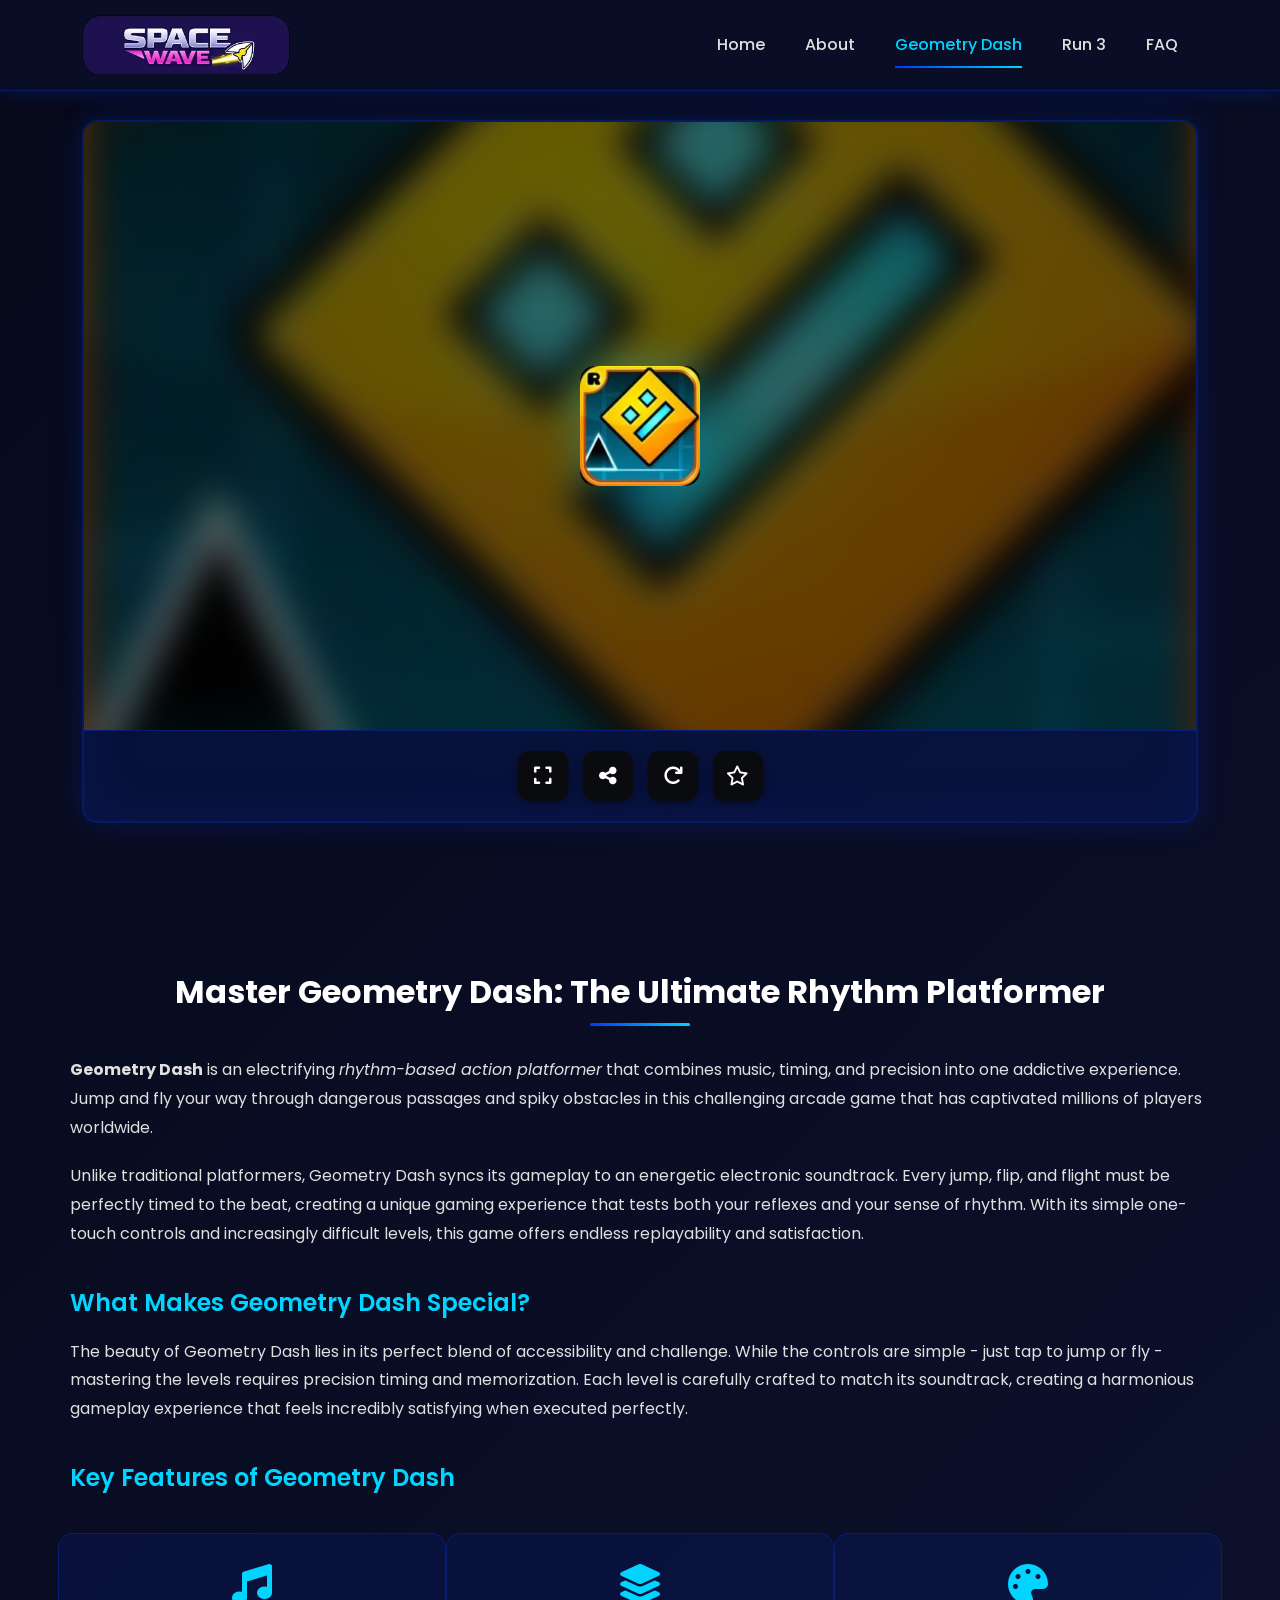
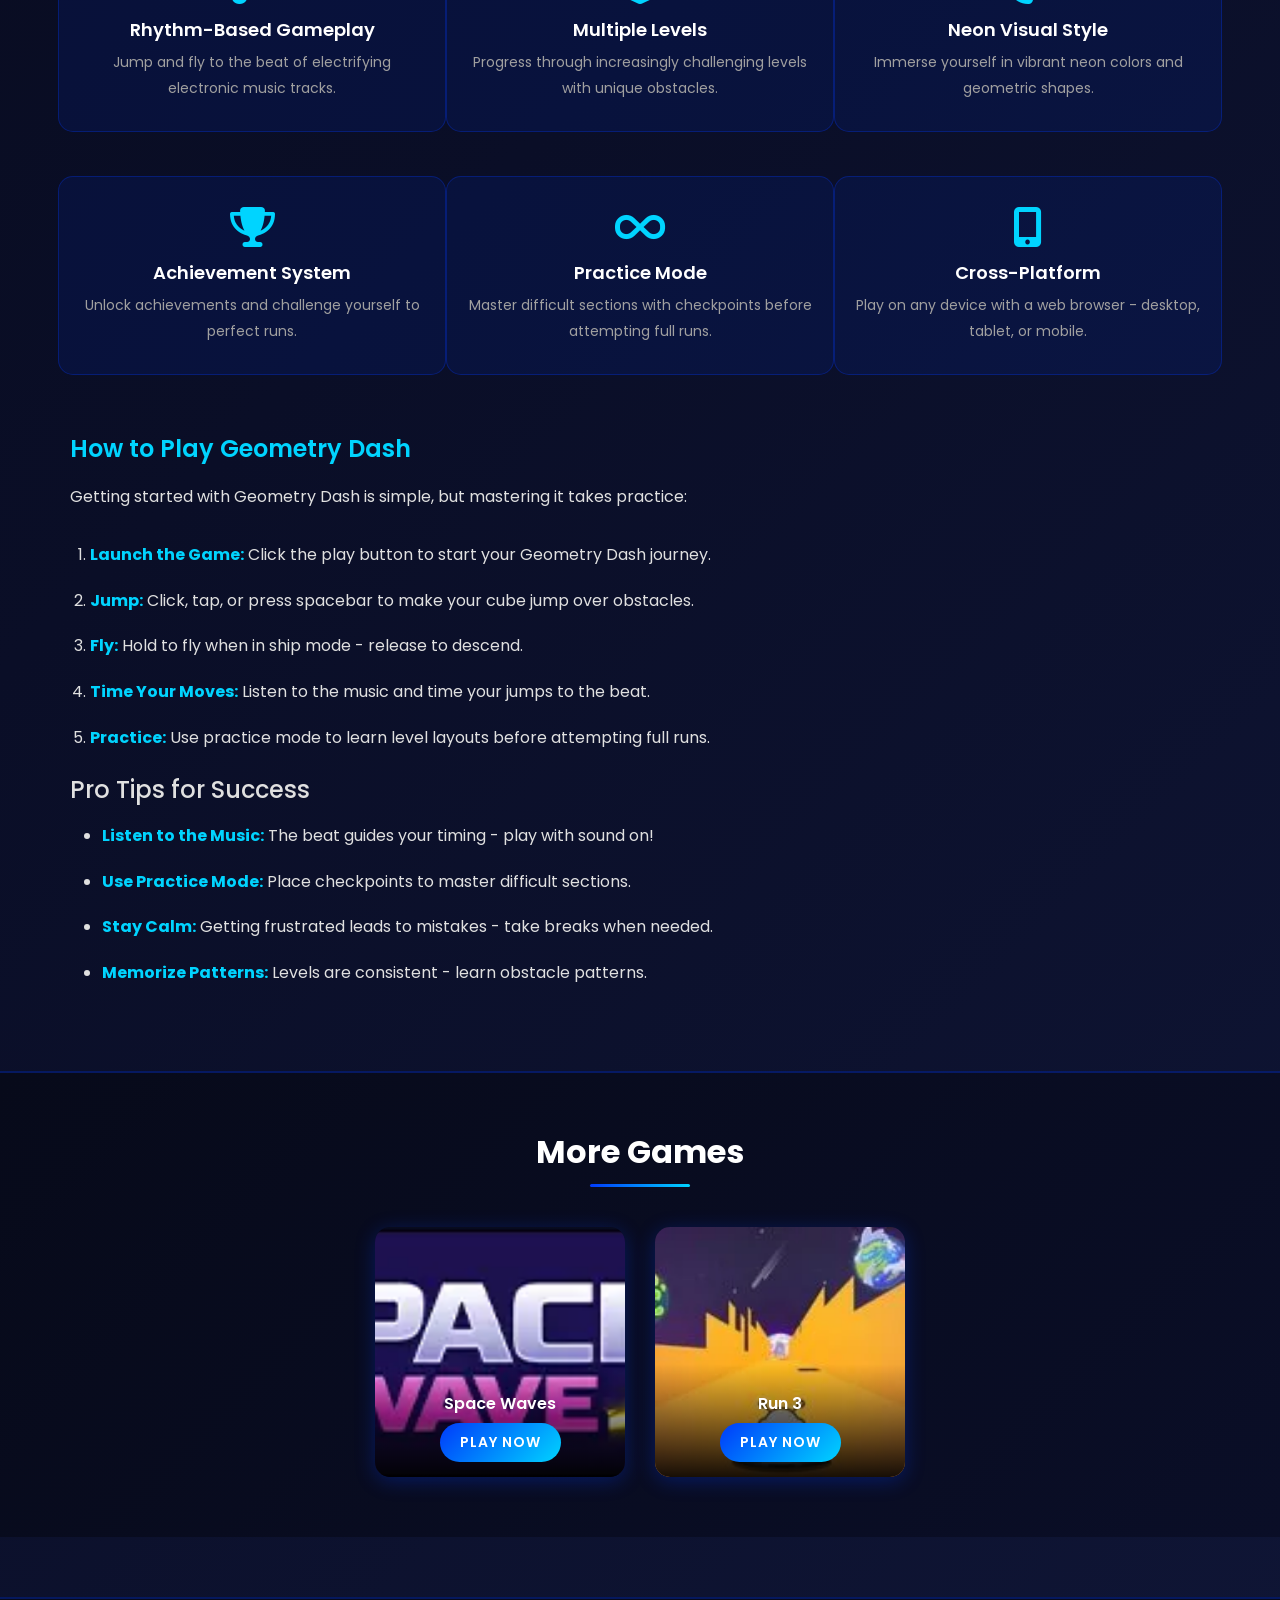
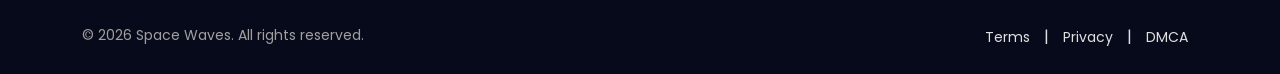
<file: geometry-dash.html>
<!DOCTYPE html>
<html lang="en" dir="ltr">
<head>
    <meta charset="utf-8">
    <meta name="viewport" content="width=device-width, initial-scale=1, shrink-to-fit=no" />
    <title>Geometry Dash - Play Free Online Rhythm Platformer | Space Waves</title>
    <meta name="description" content="Play Geometry Dash unblocked free online! Jump and fly through dangerous passages in this rhythm-based action platformer. Test your skills in this challenging arcade game!" />
    <meta name="keywords" content="geometry dash, geometry dash unblocked, rhythm platformer, action platformer, jump and fly game, challenging arcade game" />
    <meta name="robots" content="index, follow">
    <link rel="canonical" href="https://spacewaves-unblocked.github.io/geometry-dash.html" />
    
    <!-- Open Graph -->
    <meta property="og:title" content="Geometry Dash - Play Free Online Rhythm Platformer" />
    <meta property="og:description" content="Jump and fly through dangerous passages in this rhythm-based action platformer. Play Geometry Dash free online now!" />
    <meta property="og:type" content="website" />
    <meta property="og:url" content="https://spacewaves-unblocked.github.io/geometry-dash.html" />
    <meta property="og:image" content="https://spacewaves-unblocked.github.io/images/geometry-dash-thumb.webp" />
    <meta property="og:site_name" content="Space Waves" />
    
    <!-- Twitter Card -->
    <meta name="twitter:card" content="summary_large_image" />
    <meta name="twitter:title" content="Geometry Dash - Free Online Rhythm Platformer" />
    <meta name="twitter:description" content="Jump and fly through dangerous passages in this challenging rhythm platformer game!" />
    <meta name="twitter:image" content="https://spacewaves-unblocked.github.io/images/geometry-dash-thumb.webp" />
    
    <!-- Favicon -->
    <link rel="icon" href="images/favicon.webp" sizes="32x32">
    
    <!-- Bootstrap CSS -->
    <link rel="stylesheet" href="https://cdn.jsdelivr.net/npm/bootstrap@5.3.0/dist/css/bootstrap.min.css">
    
    <!-- Font Awesome -->
    <link rel="stylesheet" href="https://cdnjs.cloudflare.com/ajax/libs/font-awesome/6.4.0/css/all.min.css">
    
    <!-- Google Fonts -->
    <link rel="preconnect" href="https://fonts.googleapis.com">
    <link rel="preconnect" href="https://fonts.gstatic.com" crossorigin>
    <link href="https://fonts.googleapis.com/css2?family=Poppins:wght@400;500;600;700&display=swap" rel="stylesheet">
    
    <!-- Custom CSS -->
    <link rel="stylesheet" href="css/style.css">
    
    <!-- Schema Markup -->
    <script type="application/ld+json">
    {
        "@context": "https://schema.org",
        "@type": "VideoGame",
        "name": "Geometry Dash",
        "description": "A rhythm-based action platformer where players jump and fly through dangerous passages and spiky obstacles.",
        "genre": ["Arcade", "Platformer", "Rhythm", "Action"],
        "gamePlatform": ["Web Browser", "PC", "Mobile"],
        "playMode": "SinglePlayer",
        "applicationCategory": "Game",
        "operatingSystem": "Any",
        "author": {
            "@type": "Organization",
            "name": "RobTop Games"
        },
        "publisher": {
            "@type": "Organization",
            "name": "Space Waves"
        },
        "offers": {
            "@type": "Offer",
            "price": "0",
            "priceCurrency": "USD",
            "availability": "https://schema.org/InStock"
        },
        "aggregateRating": {
            "@type": "AggregateRating",
            "ratingValue": "4.8",
            "ratingCount": "50000"
        }
    }
    </script>
    
    <!-- WebSite Schema -->
    <script type="application/ld+json">
    {
        "@context": "https://schema.org",
        "@type": "WebSite",
        "name": "Space Waves - Free Online Games",
        "url": "https://spacewaves-unblocked.github.io",
        "description": "Play Geometry Dash and other free online games. Navigate neon tunnels, jump through obstacles, and test your skills.",
        "potentialAction": {
            "@type": "SearchAction",
            "target": "https://spacewaves-unblocked.github.io/?search={search_term_string}",
            "query-input": "required name=search_term_string"
        }
    }
    </script>
    
    <!-- Breadcrumb Schema -->
    <script type="application/ld+json">
    {
        "@context": "https://schema.org",
        "@type": "BreadcrumbList",
        "itemListElement": [{
            "@type": "ListItem",
            "position": 1,
            "name": "Home",
            "item": "https://spacewaves-unblocked.github.io/"
        },{
            "@type": "ListItem",
            "position": 2,
            "name": "Geometry Dash",
            "item": "https://spacewaves-unblocked.github.io/geometry-dash.html"
        }]
    }
    </script>
</head>

<body id="page-top">
    <!-- Navigation -->
    <nav class="navbar navbar-expand-lg navbar-dark fixed-top" id="mainNav">
        <div class="container">
            <a class="navbar-brand" href="./">
                <img src="images/home-logo.webp" width="160" height="80" class="site-logo" alt="Space Waves Home" loading="eager">
            </a>
            <button class="navbar-toggler" type="button" data-bs-toggle="collapse" data-bs-target="#navbarResponsive">
                <span class="navbar-toggler-icon"></span>
            </button>
<div class="collapse navbar-collapse" id="navbarResponsive">
        <ul class="navbar-nav ms-auto">
          <li class="nav-item"><a class="nav-link" href="./">Home</a></li>
          <li class="nav-item"><a class="nav-link" href="./#about">About</a></li>
          <li class="nav-item"><a class="nav-link active" href="geometry-dash.html">Geometry Dash</a></li>
          <li class="nav-item"><a class="nav-link" href="run-3.html">Run 3</a></li>
          <li class="nav-item"><a class="nav-link" href="./#faq">FAQ</a></li>
        </ul>
      </div>
        </div>
    </nav>

    <!-- Main Content -->
    <main>
        <div class="container-fluid game-wrapper">
            <div class="container">
                <div class="row">
                    <!-- Game Section -->
                    <div class="col-lg-12 col-md-12">
                        <div class="game-container">
                            <div class="game-content">
<div class="game-iframe-container" id="game-player">
                                <div id="custom-play-overlay" class="custom-overlay game-play-overlay geometry-dash-bg">
                                    <div class="overlay-content">
                                        <button id="custom-play-btn" class="btn-play-image" onclick="startGame()" role="button" aria-label="Start playing Geometry Dash">
                                            <img src="images/geometry-dash-thumb.webp" alt="Play Geometry Dash" width="120" height="120">
                                        </button>
                                    </div>
                                </div>
                                <iframe class="game-iframe" id="game-area" src="" width="100%" height="600" scrolling="none" frameborder="0" allowfullscreen title="Geometry Dash Game" loading="lazy"></iframe>
                            </div>
                            </div>
                            
<div class="game-info">
<div class="game-buttons">
<button class="btn-icon" title="Fullscreen" onclick="open_fullscreen()" aria-label="Toggle fullscreen mode"><i class="fas fa-expand"></i></button>
<button class="btn-icon" title="Share" onclick="shareGame()" aria-label="Share game"><i class="fas fa-share-alt"></i></button>
<button class="btn-icon" title="Refresh" onclick="refreshGame()" aria-label="Refresh game"><i class="fas fa-redo"></i></button>
<button class="btn-icon" title="Favorite" id="favorite-btn" onclick="toggleFavorite()" aria-label="Add to favorites"><i class="far fa-star"></i></button>
</div>
</div>
                        </div>
                    </div>
                    

                </div>
            </div>
        </div>

        <!-- SEO Content Section -->
        <section class="container seo-content" id="about">
            <h2 class="section-title">Master Geometry Dash: The Ultimate Rhythm Platformer</h2>
            
            <article>
                <p><strong>Geometry Dash</strong> is an electrifying <em>rhythm-based action platformer</em> that combines music, timing, and precision into one addictive experience. Jump and fly your way through dangerous passages and spiky obstacles in this challenging arcade game that has captivated millions of players worldwide.</p>
                
                <p>Unlike traditional platformers, Geometry Dash syncs its gameplay to an energetic electronic soundtrack. Every jump, flip, and flight must be perfectly timed to the beat, creating a unique gaming experience that tests both your reflexes and your sense of rhythm. With its simple one-touch controls and increasingly difficult levels, this game offers endless replayability and satisfaction.</p>
                
                <h3 class="item-title">What Makes Geometry Dash Special?</h3>
                <p>The beauty of Geometry Dash lies in its perfect blend of accessibility and challenge. While the controls are simple - just tap to jump or fly - mastering the levels requires precision timing and memorization. Each level is carefully crafted to match its soundtrack, creating a harmonious gameplay experience that feels incredibly satisfying when executed perfectly.</p>
            </article>

            <section class="features-section" id="features">
                <h3 class="item-title">Key Features of Geometry Dash</h3>
                <div class="features-list">
                    <div class="row">
                        <div class="col-md-4 feature-item">
                            <i class="fas fa-music" aria-hidden="true"></i>
                            <h4>Rhythm-Based Gameplay</h4>
                            <p>Jump and fly to the beat of electrifying electronic music tracks.</p>
                        </div>
                        <div class="col-md-4 feature-item">
                            <i class="fas fa-layer-group" aria-hidden="true"></i>
                            <h4>Multiple Levels</h4>
                            <p>Progress through increasingly challenging levels with unique obstacles.</p>
                        </div>
                        <div class="col-md-4 feature-item">
                            <i class="fas fa-palette" aria-hidden="true"></i>
                            <h4>Neon Visual Style</h4>
                            <p>Immerse yourself in vibrant neon colors and geometric shapes.</p>
                        </div>
                    </div>
                    <div class="row mt-4">
                        <div class="col-md-4 feature-item">
                            <i class="fas fa-trophy" aria-hidden="true"></i>
                            <h4>Achievement System</h4>
                            <p>Unlock achievements and challenge yourself to perfect runs.</p>
                        </div>
                        <div class="col-md-4 feature-item">
                            <i class="fas fa-infinity" aria-hidden="true"></i>
                            <h4>Practice Mode</h4>
                            <p>Master difficult sections with checkpoints before attempting full runs.</p>
                        </div>
                        <div class="col-md-4 feature-item">
                            <i class="fas fa-mobile-alt" aria-hidden="true"></i>
                            <h4>Cross-Platform</h4>
                            <p>Play on any device with a web browser - desktop, tablet, or mobile.</p>
                        </div>
                    </div>
                </div>
            </section>

            <section class="how-to-play-section">
                <h3 class="item-title">How to Play Geometry Dash</h3>
                <div class="how-to-play">
                    <p>Getting started with Geometry Dash is simple, but mastering it takes practice:</p>
                    <ol>
                        <li><strong>Launch the Game:</strong> Click the play button to start your Geometry Dash journey.</li>
                        <li><strong>Jump:</strong> Click, tap, or press spacebar to make your cube jump over obstacles.</li>
                        <li><strong>Fly:</strong> Hold to fly when in ship mode - release to descend.</li>
                        <li><strong>Time Your Moves:</strong> Listen to the music and time your jumps to the beat.</li>
                        <li><strong>Practice:</strong> Use practice mode to learn level layouts before attempting full runs.</li>
                    </ol>
                    
                    <div class="pro-tips">
                        <h4>Pro Tips for Success</h4>
                        <ul>
                            <li><strong>Listen to the Music:</strong> The beat guides your timing - play with sound on!</li>
                            <li><strong>Use Practice Mode:</strong> Place checkpoints to master difficult sections.</li>
                            <li><strong>Stay Calm:</strong> Getting frustrated leads to mistakes - take breaks when needed.</li>
                            <li><strong>Memorize Patterns:</strong> Levels are consistent - learn obstacle patterns.</li>
                        </ul>
                    </div>
                </div>
            </section>
        </section>

        <!-- More Games Section -->
        <section class="more-games-section">
            <div class="container">
                <h2 class="section-title">More Games</h2>
                <div class="games-grid">
                    <a href="./" class="game-thumb-link">
                        <div class="game-thumb">
                            <img src="images/logo.webp" alt="Space Waves" loading="lazy">
                            <div class="game-thumb-overlay">
                                <h4>Space Waves</h4>
                                <span class="play-btn">Play Now</span>
                            </div>
                        </div>
                    </a>
                    <a href="run-3.html" class="game-thumb-link">
                        <div class="game-thumb">
                            <img src="images/run-3-thumb.webp" alt="Run 3" loading="lazy">
                            <div class="game-thumb-overlay">
                                <h4>Run 3</h4>
                                <span class="play-btn">Play Now</span>
                            </div>
                        </div>
                    </a>
                </div>
            </div>
        </section>
    </main>

    <!-- Footer -->
    <footer class="footer-copyright">
        <div class="container">
            <div class="row">
                <div class="col-md-6">
                    <p>&copy; 2026 Space Waves. All rights reserved.</p>
                </div>
                <div class="col-md-6 text-md-end">
                    <span class="footer-links">
                        <a href="terms.html">Terms</a> | 
                        <a href="privacy.html">Privacy</a> | 
                        <a href="dmca.html">DMCA</a>
                    </span>
                </div>
            </div>
        </div>
    </footer>

    <!-- Scripts -->
    <script src="https://code.jquery.com/jquery-3.6.0.min.js"></script>
    <script src="https://cdn.jsdelivr.net/npm/bootstrap@5.3.0/dist/js/bootstrap.bundle.min.js"></script>
    
    <script>
        function startGame() {
            document.getElementById('game-area').src = 'https://s.gameszur.com/gamehub/uopcg02bg08j9jl0fwm58g8o1tzl9icc/';
            document.getElementById('custom-play-overlay').style.display = 'none';
        }
        
function open_fullscreen() {
  let game = document.getElementById("game-area");
  if (!game) return;

  if (!document.fullscreenElement) {
    if (game.requestFullscreen) {
      game.requestFullscreen();
    } else if (game.webkitRequestFullscreen) {
      game.webkitRequestFullscreen();
    } else if (game.msRequestFullscreen) {
      game.msRequestFullscreen();
    }
  } else {
    if (document.exitFullscreen) {
      document.exitFullscreen();
    } else if (document.webkitExitFullscreen) {
      document.webkitExitFullscreen();
    } else if (document.msExitFullscreen) {
      document.msExitFullscreen();
    }
  }
}

function shareGame() {
if (navigator.share) {
navigator.share({
title: document.title,
url: window.location.href
});
} else {
navigator.clipboard.writeText(window.location.href);
alert('Link copied to clipboard!');
}
}

function refreshGame() {
const gameArea = document.getElementById('game-area');
if (gameArea.src && gameArea.src !== '') {
gameArea.src = gameArea.src;
} else {
document.getElementById('custom-play-overlay').style.display = 'flex';
gameArea.src = '';
}
}

function toggleFavorite() {
const btn = document.querySelector('button[title="Favorite"]');
const icon = btn.querySelector('i');
icon.classList.toggle('fas');
icon.classList.toggle('far');
}
</script>
</body>
</html>
</file>
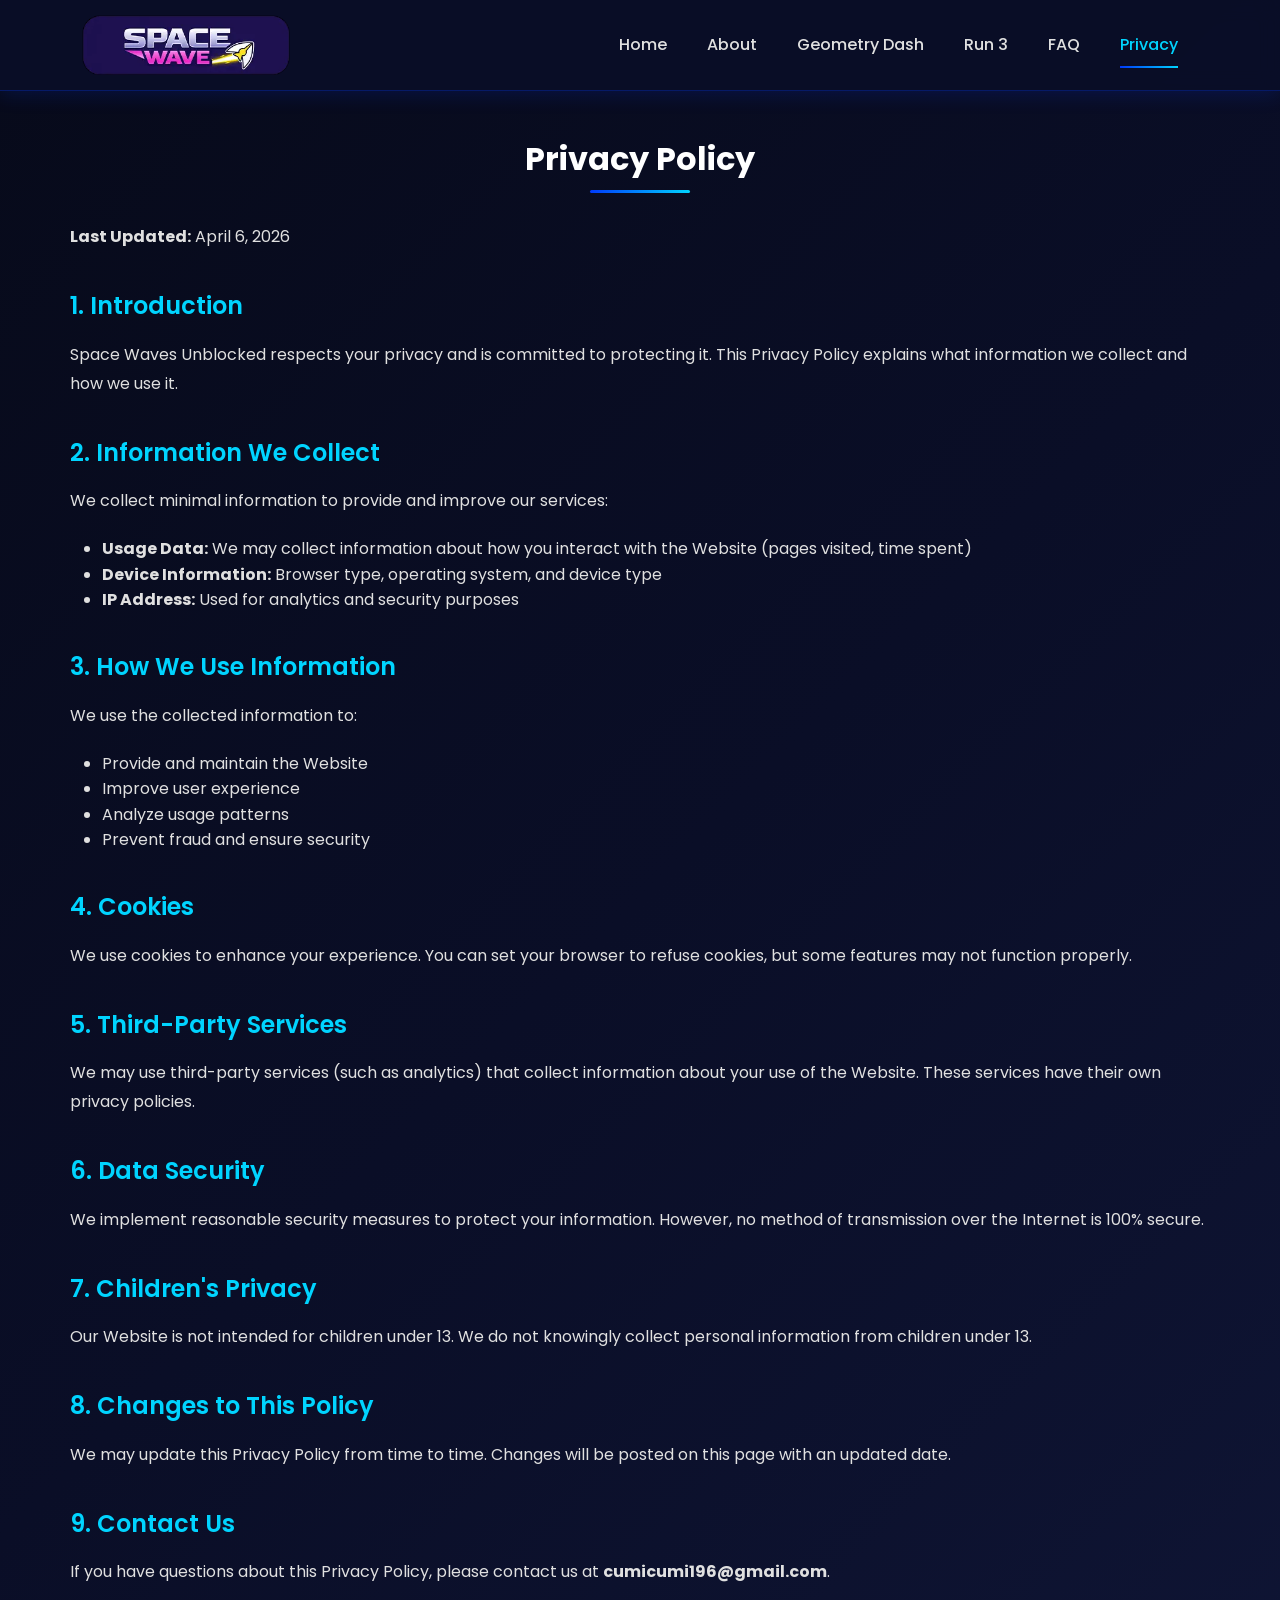
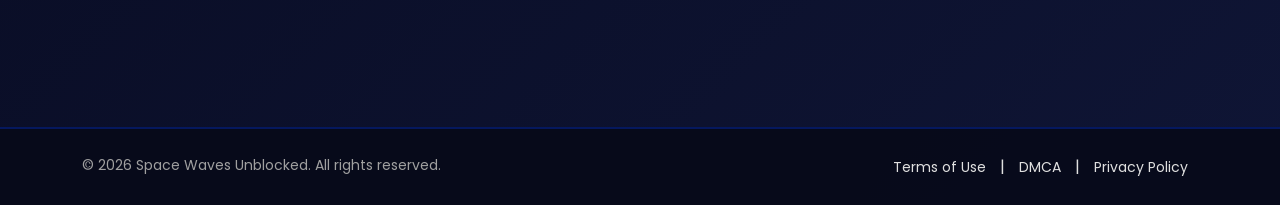
<file: privacy.html>
<!DOCTYPE html>
<html lang="en" dir="ltr">
<head>
    <meta charset="utf-8">
    <meta name="viewport" content="width=device-width, initial-scale=1, shrink-to-fit=no" />
    <title>Privacy Policy - Space Waves Unblocked</title>
    <meta name="description" content="Privacy Policy for Space Waves unblocked. Learn how we protect your data while playing Space Waves unbanned. Your privacy matters to us!" />
    <meta name="robots" content="index, follow">
    <link rel="canonical" href="https://spacewaves-unblocked.github.io/privacy.html" />
    
    <!-- WebPage Schema -->
    <script type="application/ld+json">
    {
        "@context": "https://schema.org",
        "@type": "WebPage",
        "name": "Privacy Policy - Space Waves Unblocked",
        "description": "Privacy policy for Space Waves. Learn how we collect, use, and protect your personal information.",
        "url": "https://spacewaves-unblocked.github.io/privacy.html",
        "isPartOf": {
            "@type": "WebSite",
            "name": "Space Waves",
            "url": "https://spacewaves-unblocked.github.io"
        }
    }
    </script>
    <link rel="icon" href="images/favicon.webp" sizes="32x32">
    <link rel="stylesheet" href="https://cdn.jsdelivr.net/npm/bootstrap@5.3.0/dist/css/bootstrap.min.css">
    <link rel="stylesheet" href="https://cdnjs.cloudflare.com/ajax/libs/font-awesome/6.4.0/css/all.min.css">
    <link href="https://fonts.googleapis.com/css2?family=Poppins:wght@400;500;600;700&display=swap" rel="stylesheet">
    <link rel="stylesheet" href="css/style.css">
</head>
<body id="page-top">
    <nav class="navbar navbar-expand-lg navbar-dark fixed-top" id="mainNav">
        <div class="container">
            <a class="navbar-brand" href="./">
                <img src="images/logo.webp" width="160" height="80" class="site-logo" alt="Space Waves Logo">
            </a>
            <button class="navbar-toggler" type="button" data-bs-toggle="collapse" data-bs-target="#navbarResponsive">
                <span class="navbar-toggler-icon"></span>
            </button>
<div class="collapse navbar-collapse" id="navbarResponsive">
        <ul class="navbar-nav ms-auto">
          <li class="nav-item"><a class="nav-link" href="./">Home</a></li>
          <li class="nav-item"><a class="nav-link" href="./#about">About</a></li>
          <li class="nav-item"><a class="nav-link" href="geometry-dash.html">Geometry Dash</a></li>
          <li class="nav-item"><a class="nav-link" href="run-3.html">Run 3</a></li>
          <li class="nav-item"><a class="nav-link" href="./#faq">FAQ</a></li>
          <li class="nav-item"><a class="nav-link active" href="privacy.html">Privacy</a></li>
        </ul>
      </div>
        </div>
    </nav>

    <div class="container seo-content" style="padding-top: 140px;">
        <h1 class="section-title">Privacy Policy</h1>
        
        <div class="legal-content">
            <p><strong>Last Updated:</strong> April 6, 2026</p>
            
            <h2 class="item-title">1. Introduction</h2>
            <p>Space Waves Unblocked respects your privacy and is committed to protecting it. This Privacy Policy explains what information we collect and how we use it.</p>
            
            <h2 class="item-title">2. Information We Collect</h2>
            <p>We collect minimal information to provide and improve our services:</p>
            <ul>
                <li><strong>Usage Data:</strong> We may collect information about how you interact with the Website (pages visited, time spent)</li>
                <li><strong>Device Information:</strong> Browser type, operating system, and device type</li>
                <li><strong>IP Address:</strong> Used for analytics and security purposes</li>
            </ul>
            
            <h2 class="item-title">3. How We Use Information</h2>
            <p>We use the collected information to:</p>
            <ul>
                <li>Provide and maintain the Website</li>
                <li>Improve user experience</li>
                <li>Analyze usage patterns</li>
                <li>Prevent fraud and ensure security</li>
            </ul>
            
            <h2 class="item-title">4. Cookies</h2>
            <p>We use cookies to enhance your experience. You can set your browser to refuse cookies, but some features may not function properly.</p>
            
            <h2 class="item-title">5. Third-Party Services</h2>
            <p>We may use third-party services (such as analytics) that collect information about your use of the Website. These services have their own privacy policies.</p>
            
            <h2 class="item-title">6. Data Security</h2>
            <p>We implement reasonable security measures to protect your information. However, no method of transmission over the Internet is 100% secure.</p>
            
            <h2 class="item-title">7. Children's Privacy</h2>
            <p>Our Website is not intended for children under 13. We do not knowingly collect personal information from children under 13.</p>
            
            <h2 class="item-title">8. Changes to This Policy</h2>
            <p>We may update this Privacy Policy from time to time. Changes will be posted on this page with an updated date.</p>
            
<h2 class="item-title">9. Contact Us</h2>
    <p>If you have questions about this Privacy Policy, please contact us at <strong>cumicumi196@gmail.com</strong>.</p>
        </div>
    </div>

    <footer class="footer-copyright">
        <div class="container">
            <div class="row">
                <div class="col-md-6">
                    <p>&copy; 2026 Space Waves Unblocked. All rights reserved.</p>
                </div>
                <div class="col-md-6 text-end">
                    <span class="footer-links">
                        <a href="terms.html">Terms of Use</a> | 
                        <a href="dmca.html">DMCA</a> | 
                        <a href="privacy.html">Privacy Policy</a>
                    </span>
                </div>
            </div>
        </div>
    </footer>

    <script src="https://cdn.jsdelivr.net/npm/bootstrap@5.3.0/dist/js/bootstrap.bundle.min.js"></script>
</body>
</html>
</file>
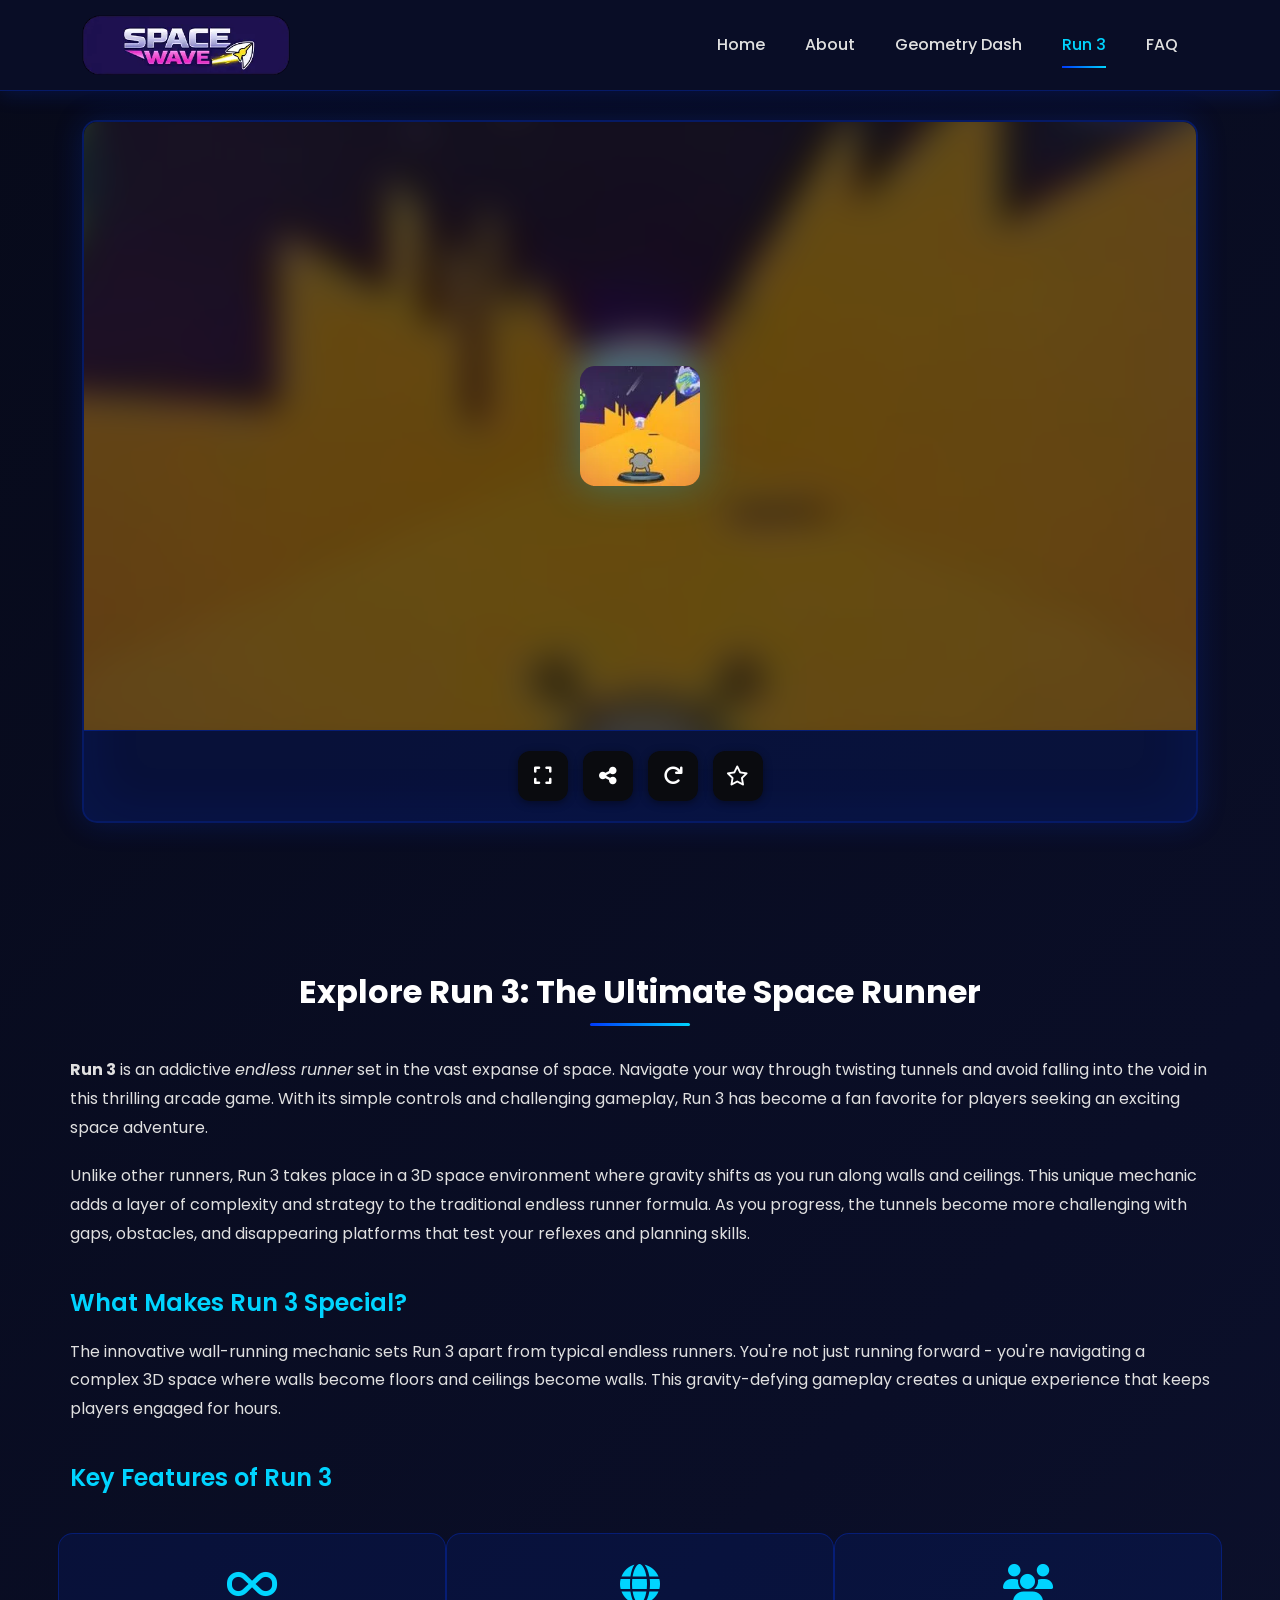
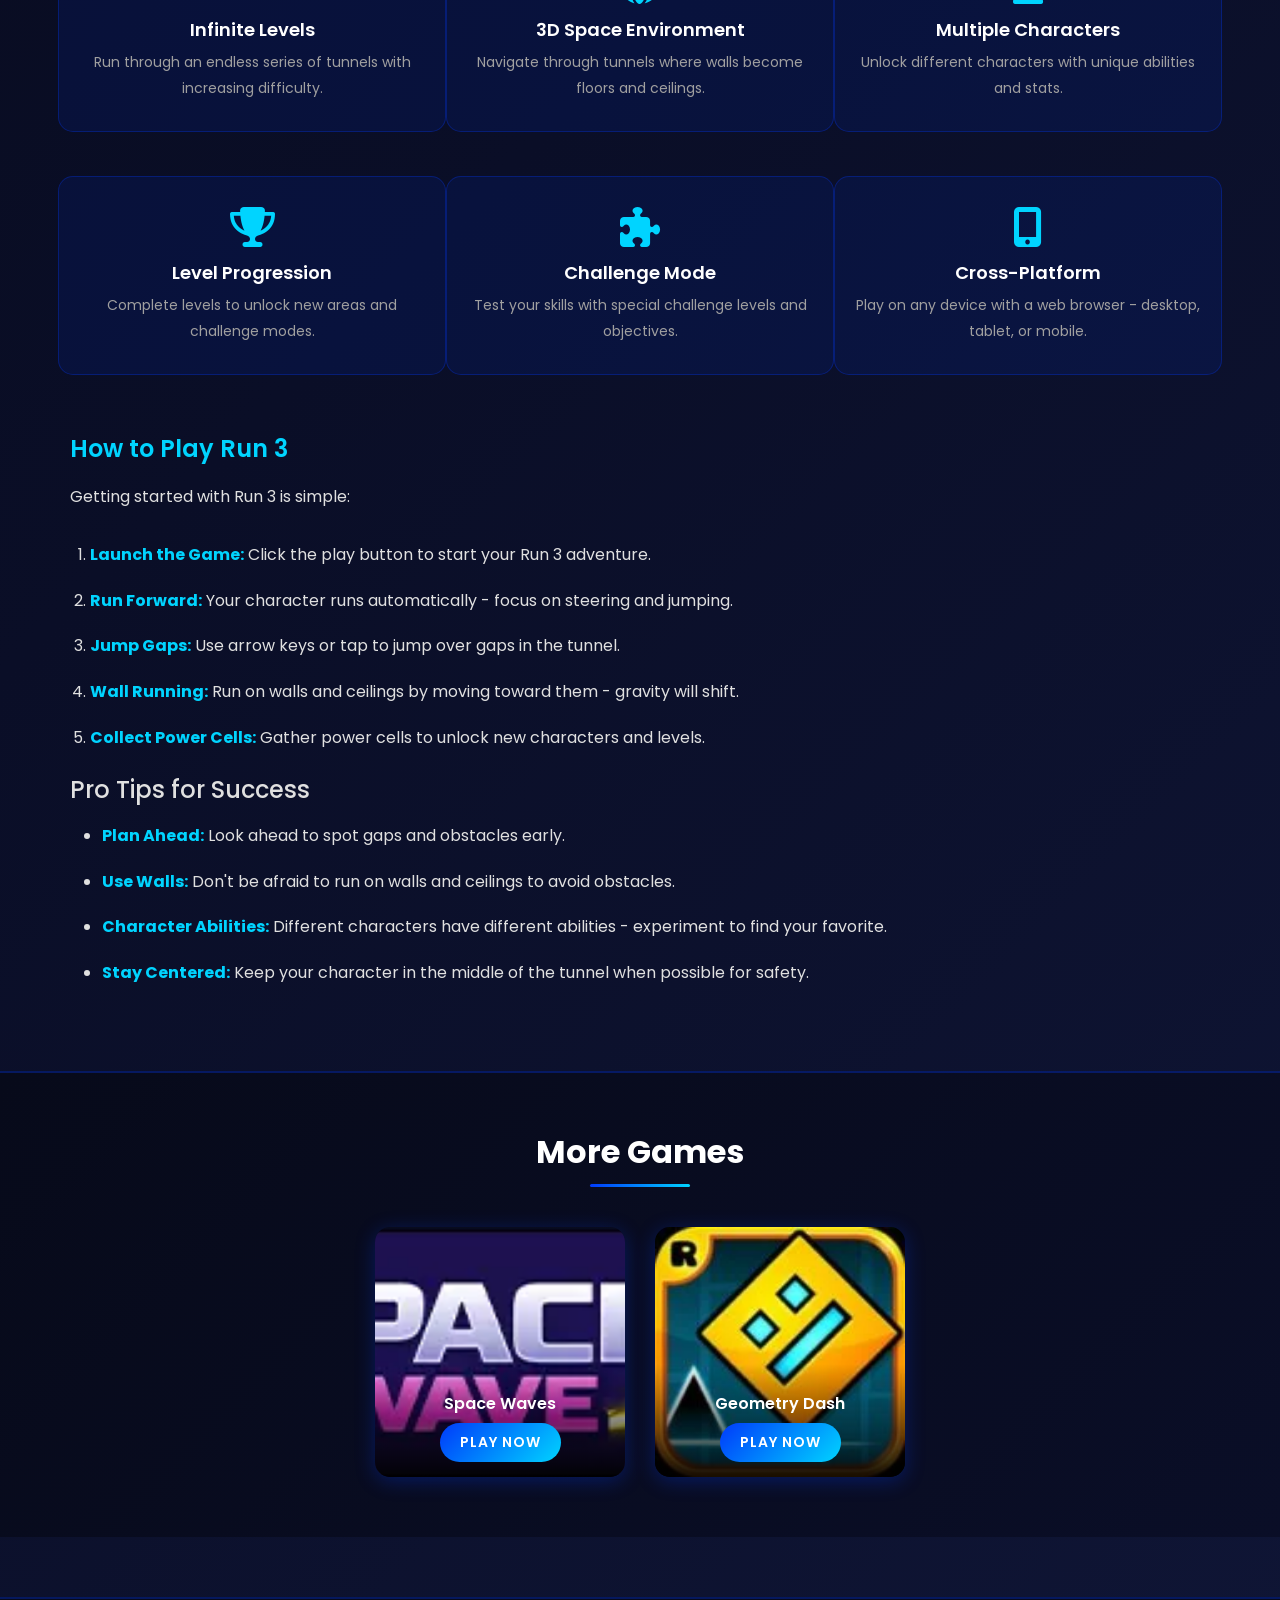
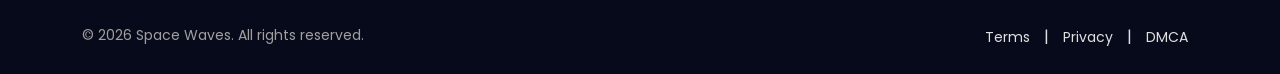
<file: run-3.html>
<!DOCTYPE html>
<html lang="en" dir="ltr">
<head>
    <meta charset="utf-8">
    <meta name="viewport" content="width=device-width, initial-scale=1, shrink-to-fit=no" />
    <title>Run 3 - Play Free Online Endless Runner | Space Waves</title>
    <meta name="description" content="Play Run 3 unblocked free online! Navigate through space tunnels in this addictive endless runner. Jump, run and survive in this thrilling arcade game!" />
    <meta name="keywords" content="run 3, run 3 unblocked, endless runner, space runner, tunnel runner, arcade runner, jumping game" />
    <meta name="robots" content="index, follow">
    <link rel="canonical" href="https://spacewaves-unblocked.github.io/run-3.html" />
    
    <!-- Open Graph -->
    <meta property="og:title" content="Run 3 - Play Free Online Endless Runner" />
    <meta property="og:description" content="Navigate through space tunnels in this addictive endless runner. Jump, run and survive in Run 3!" />
    <meta property="og:type" content="website" />
    <meta property="og:url" content="https://spacewaves-unblocked.github.io/run-3.html" />
    <meta property="og:image" content="https://spacewaves-unblocked.github.io/images/run-3-thumb.webp" />
    <meta property="og:site_name" content="Space Waves" />
    
    <!-- Twitter Card -->
    <meta name="twitter:card" content="summary_large_image" />
    <meta name="twitter:title" content="Run 3 - Free Online Endless Runner" />
    <meta name="twitter:description" content="Navigate space tunnels in this addictive endless runner game. Play Run 3 free now!" />
    <meta name="twitter:image" content="https://spacewaves-unblocked.github.io/images/run-3-thumb.webp" />
    
    <!-- Favicon -->
    <link rel="icon" href="images/favicon.webp" sizes="32x32">
    
    <!-- Bootstrap CSS -->
    <link rel="stylesheet" href="https://cdn.jsdelivr.net/npm/bootstrap@5.3.0/dist/css/bootstrap.min.css">
    
    <!-- Font Awesome -->
    <link rel="stylesheet" href="https://cdnjs.cloudflare.com/ajax/libs/font-awesome/6.4.0/css/all.min.css">
    
    <!-- Google Fonts -->
    <link rel="preconnect" href="https://fonts.googleapis.com">
    <link rel="preconnect" href="https://fonts.gstatic.com" crossorigin>
    <link href="https://fonts.googleapis.com/css2?family=Poppins:wght@400;500;600;700&display=swap" rel="stylesheet">
    
    <!-- Custom CSS -->
    <link rel="stylesheet" href="css/style.css">
    
    <!-- Schema Markup -->
    <script type="application/ld+json">
    {
        "@context": "https://schema.org",
        "@type": "VideoGame",
        "name": "Run 3",
        "description": "An endless runner game where players navigate through space tunnels, jumping between platforms and avoiding falling into the void.",
        "genre": ["Arcade", "Runner", "Platformer", "Endless"],
        "gamePlatform": ["Web Browser", "PC", "Mobile"],
        "playMode": "SinglePlayer",
        "applicationCategory": "Game",
        "operatingSystem": "Any",
        "author": {
            "@type": "Organization",
            "name": "Player 03"
        },
        "publisher": {
            "@type": "Organization",
            "name": "Space Waves"
        },
        "offers": {
            "@type": "Offer",
            "price": "0",
            "priceCurrency": "USD",
            "availability": "https://schema.org/InStock"
        },
        "aggregateRating": {
            "@type": "AggregateRating",
            "ratingValue": "4.6",
            "ratingCount": "35000"
        }
    }
    </script>
    
    <!-- WebSite Schema -->
    <script type="application/ld+json">
    {
        "@context": "https://schema.org",
        "@type": "WebSite",
        "name": "Space Waves - Free Online Games",
        "url": "https://spacewaves-unblocked.github.io",
        "description": "Play Run 3 and other free online games. Navigate space tunnels, run endlessly, and test your skills.",
        "potentialAction": {
            "@type": "SearchAction",
            "target": "https://spacewaves-unblocked.github.io/?search={search_term_string}",
            "query-input": "required name=search_term_string"
        }
    }
    </script>
    
    <!-- Breadcrumb Schema -->
    <script type="application/ld+json">
    {
        "@context": "https://schema.org",
        "@type": "BreadcrumbList",
        "itemListElement": [{
            "@type": "ListItem",
            "position": 1,
            "name": "Home",
            "item": "https://spacewaves-unblocked.github.io/"
        },{
            "@type": "ListItem",
            "position": 2,
            "name": "Run 3",
            "item": "https://spacewaves-unblocked.github.io/run-3.html"
        }]
    }
    </script>
</head>

<body id="page-top">
    <!-- Navigation -->
    <nav class="navbar navbar-expand-lg navbar-dark fixed-top" id="mainNav">
        <div class="container">
            <a class="navbar-brand" href="./">
                <img src="images/home-logo.webp" width="160" height="80" class="site-logo" alt="Space Waves Home" loading="eager">
            </a>
            <button class="navbar-toggler" type="button" data-bs-toggle="collapse" data-bs-target="#navbarResponsive">
                <span class="navbar-toggler-icon"></span>
            </button>
<div class="collapse navbar-collapse" id="navbarResponsive">
        <ul class="navbar-nav ms-auto">
          <li class="nav-item"><a class="nav-link" href="./">Home</a></li>
          <li class="nav-item"><a class="nav-link" href="./#about">About</a></li>
          <li class="nav-item"><a class="nav-link" href="geometry-dash.html">Geometry Dash</a></li>
          <li class="nav-item"><a class="nav-link active" href="run-3.html">Run 3</a></li>
          <li class="nav-item"><a class="nav-link" href="./#faq">FAQ</a></li>
        </ul>
      </div>
        </div>
    </nav>

    <!-- Main Content -->
    <main>
        <div class="container-fluid game-wrapper">
            <div class="container">
                <div class="row">
                    <!-- Game Section -->
                    <div class="col-lg-12 col-md-12">
                        <div class="game-container">
                            <div class="game-content">
<div class="game-iframe-container" id="game-player">
                                <div id="custom-play-overlay" class="custom-overlay game-play-overlay run-3-bg">
                                    <div class="overlay-content">
                                        <button id="custom-play-btn" class="btn-play-image" onclick="startGame()" role="button" aria-label="Start playing Run 3">
                                            <img src="images/run-3-thumb.webp" alt="Play Run 3" width="120" height="120">
                                        </button>
                                    </div>
                                </div>
                                <iframe class="game-iframe" id="game-area" src="" width="100%" height="600" scrolling="none" frameborder="0" allowfullscreen title="Run 3 Game" loading="lazy"></iframe>
                            </div>
                            </div>
                            
<div class="game-info">
<div class="game-buttons">
<button class="btn-icon" title="Fullscreen" onclick="open_fullscreen()" aria-label="Toggle fullscreen mode"><i class="fas fa-expand"></i></button>
<button class="btn-icon" title="Share" onclick="shareGame()" aria-label="Share game"><i class="fas fa-share-alt"></i></button>
<button class="btn-icon" title="Refresh" onclick="refreshGame()" aria-label="Refresh game"><i class="fas fa-redo"></i></button>
<button class="btn-icon" title="Favorite" id="favorite-btn" onclick="toggleFavorite()" aria-label="Add to favorites"><i class="far fa-star"></i></button>
</div>
</div>
                        </div>
                    </div>
                    

                </div>
            </div>
        </div>

        <!-- SEO Content Section -->
        <section class="container seo-content" id="about">
            <h2 class="section-title">Explore Run 3: The Ultimate Space Runner</h2>
            
            <article>
                <p><strong>Run 3</strong> is an addictive <em>endless runner</em> set in the vast expanse of space. Navigate your way through twisting tunnels and avoid falling into the void in this thrilling arcade game. With its simple controls and challenging gameplay, Run 3 has become a fan favorite for players seeking an exciting space adventure.</p>
                
                <p>Unlike other runners, Run 3 takes place in a 3D space environment where gravity shifts as you run along walls and ceilings. This unique mechanic adds a layer of complexity and strategy to the traditional endless runner formula. As you progress, the tunnels become more challenging with gaps, obstacles, and disappearing platforms that test your reflexes and planning skills.</p>
                
                <h3 class="item-title">What Makes Run 3 Special?</h3>
                <p>The innovative wall-running mechanic sets Run 3 apart from typical endless runners. You're not just running forward - you're navigating a complex 3D space where walls become floors and ceilings become walls. This gravity-defying gameplay creates a unique experience that keeps players engaged for hours.</p>
            </article>

            <section class="features-section" id="features">
                <h3 class="item-title">Key Features of Run 3</h3>
                <div class="features-list">
                    <div class="row">
                        <div class="col-md-4 feature-item">
                            <i class="fas fa-infinity" aria-hidden="true"></i>
                            <h4>Infinite Levels</h4>
                            <p>Run through an endless series of tunnels with increasing difficulty.</p>
                        </div>
                        <div class="col-md-4 feature-item">
                            <i class="fas fa-globe" aria-hidden="true"></i>
                            <h4>3D Space Environment</h4>
                            <p>Navigate through tunnels where walls become floors and ceilings.</p>
                        </div>
                        <div class="col-md-4 feature-item">
                            <i class="fas fa-users" aria-hidden="true"></i>
                            <h4>Multiple Characters</h4>
                            <p>Unlock different characters with unique abilities and stats.</p>
                        </div>
                    </div>
                    <div class="row mt-4">
                        <div class="col-md-4 feature-item">
                            <i class="fas fa-trophy" aria-hidden="true"></i>
                            <h4>Level Progression</h4>
                            <p>Complete levels to unlock new areas and challenge modes.</p>
                        </div>
                        <div class="col-md-4 feature-item">
                            <i class="fas fa-puzzle-piece" aria-hidden="true"></i>
                            <h4>Challenge Mode</h4>
                            <p>Test your skills with special challenge levels and objectives.</p>
                        </div>
                        <div class="col-md-4 feature-item">
                            <i class="fas fa-mobile-alt" aria-hidden="true"></i>
                            <h4>Cross-Platform</h4>
                            <p>Play on any device with a web browser - desktop, tablet, or mobile.</p>
                        </div>
                    </div>
                </div>
            </section>

            <section class="how-to-play-section">
                <h3 class="item-title">How to Play Run 3</h3>
                <div class="how-to-play">
                    <p>Getting started with Run 3 is simple:</p>
                    <ol>
                        <li><strong>Launch the Game:</strong> Click the play button to start your Run 3 adventure.</li>
                        <li><strong>Run Forward:</strong> Your character runs automatically - focus on steering and jumping.</li>
                        <li><strong>Jump Gaps:</strong> Use arrow keys or tap to jump over gaps in the tunnel.</li>
                        <li><strong>Wall Running:</strong> Run on walls and ceilings by moving toward them - gravity will shift.</li>
                        <li><strong>Collect Power Cells:</strong> Gather power cells to unlock new characters and levels.</li>
                    </ol>
                    
                    <div class="pro-tips">
                        <h4>Pro Tips for Success</h4>
                        <ul>
                            <li><strong>Plan Ahead:</strong> Look ahead to spot gaps and obstacles early.</li>
                            <li><strong>Use Walls:</strong> Don't be afraid to run on walls and ceilings to avoid obstacles.</li>
                            <li><strong>Character Abilities:</strong> Different characters have different abilities - experiment to find your favorite.</li>
                            <li><strong>Stay Centered:</strong> Keep your character in the middle of the tunnel when possible for safety.</li>
                        </ul>
                    </div>
                </div>
            </section>
        </section>

        <!-- More Games Section -->
        <section class="more-games-section">
            <div class="container">
                <h2 class="section-title">More Games</h2>
                <div class="games-grid">
                    <a href="./" class="game-thumb-link">
                        <div class="game-thumb">
                            <img src="images/logo.webp" alt="Space Waves" loading="lazy">
                            <div class="game-thumb-overlay">
                                <h4>Space Waves</h4>
                                <span class="play-btn">Play Now</span>
                            </div>
                        </div>
                    </a>
                    <a href="geometry-dash.html" class="game-thumb-link">
                        <div class="game-thumb">
                            <img src="images/geometry-dash-thumb.webp" alt="Geometry Dash" loading="lazy">
                            <div class="game-thumb-overlay">
                                <h4>Geometry Dash</h4>
                                <span class="play-btn">Play Now</span>
                            </div>
                        </div>
                    </a>
                </div>
            </div>
        </section>
    </main>

    <!-- Footer -->
    <footer class="footer-copyright">
        <div class="container">
            <div class="row">
                <div class="col-md-6">
                    <p>&copy; 2026 Space Waves. All rights reserved.</p>
                </div>
                <div class="col-md-6 text-md-end">
                    <span class="footer-links">
                        <a href="terms.html">Terms</a> | 
                        <a href="privacy.html">Privacy</a> | 
                        <a href="dmca.html">DMCA</a>
                    </span>
                </div>
            </div>
        </div>
    </footer>

    <!-- Scripts -->
    <script src="https://code.jquery.com/jquery-3.6.0.min.js"></script>
    <script src="https://cdn.jsdelivr.net/npm/bootstrap@5.3.0/dist/js/bootstrap.bundle.min.js"></script>
    
    <script>
        function startGame() {
            document.getElementById('game-area').src = 'https://s.gameszur.com/gamehub/run-3/';
            document.getElementById('custom-play-overlay').style.display = 'none';
        }
        
function open_fullscreen() {
  let game = document.getElementById("game-area");
  if (!game) return;

  if (!document.fullscreenElement) {
    if (game.requestFullscreen) {
      game.requestFullscreen();
    } else if (game.webkitRequestFullscreen) {
      game.webkitRequestFullscreen();
    } else if (game.msRequestFullscreen) {
      game.msRequestFullscreen();
    }
  } else {
    if (document.exitFullscreen) {
      document.exitFullscreen();
    } else if (document.webkitExitFullscreen) {
      document.webkitExitFullscreen();
    } else if (document.msExitFullscreen) {
      document.msExitFullscreen();
    }
  }
}

function shareGame() {
if (navigator.share) {
navigator.share({
title: document.title,
url: window.location.href
});
} else {
navigator.clipboard.writeText(window.location.href);
alert('Link copied to clipboard!');
}
}

function refreshGame() {
const gameArea = document.getElementById('game-area');
if (gameArea.src && gameArea.src !== '') {
gameArea.src = gameArea.src;
} else {
document.getElementById('custom-play-overlay').style.display = 'flex';
gameArea.src = '';
}
}

function toggleFavorite() {
const btn = document.querySelector('button[title="Favorite"]');
const icon = btn.querySelector('i');
icon.classList.toggle('fas');
icon.classList.toggle('far');
}
</script>
</body>
</html>
</file>
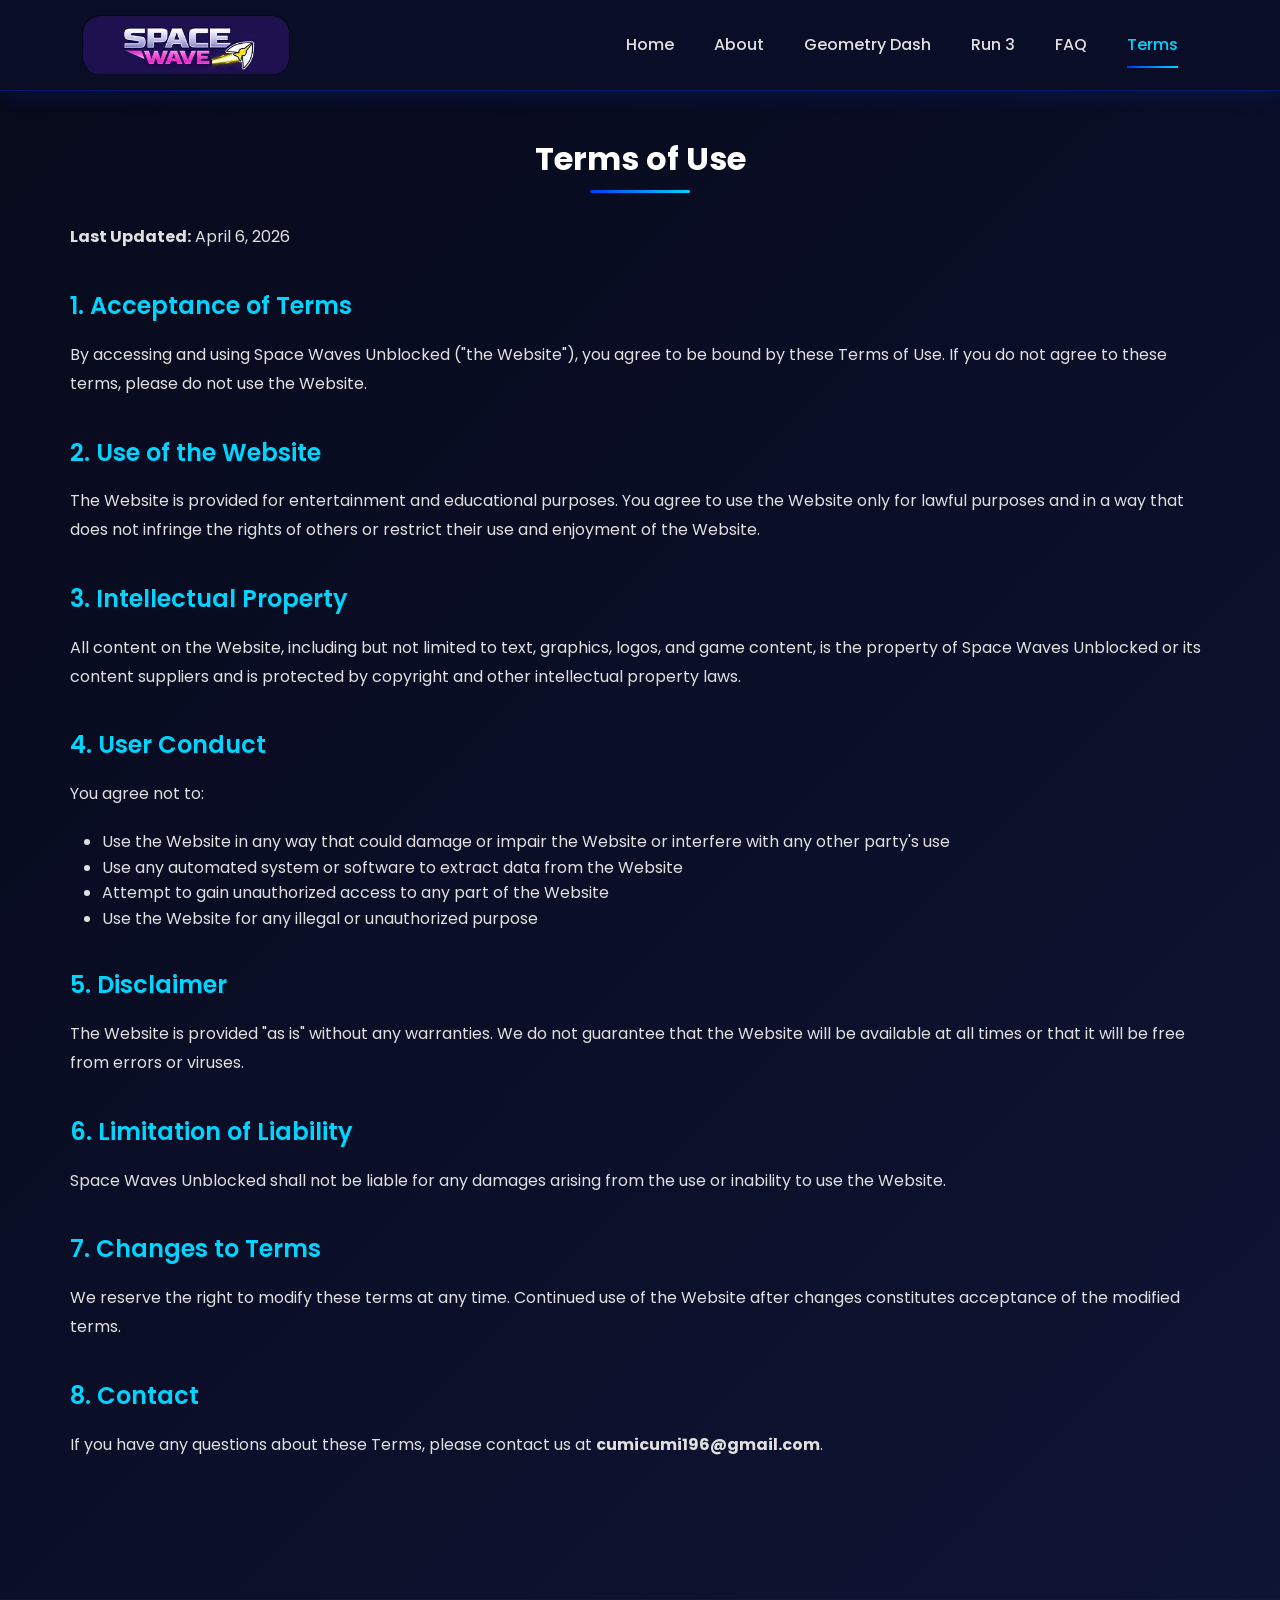
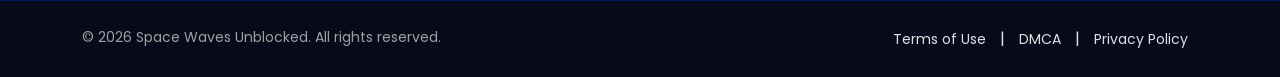
<file: terms.html>
<!DOCTYPE html>
<html lang="en" dir="ltr">
<head>
    <meta charset="utf-8">
    <meta name="viewport" content="width=device-width, initial-scale=1, shrink-to-fit=no" />
    <title>Terms of Use - Space Waves Unblocked</title>
    <meta name="description" content="Read Terms of Use for Space Waves unblocked. Learn the rules for playing Space Waves unbanned - the free arcade platformer game. Updated April 2026." />
    <meta name="robots" content="index, follow">
    <link rel="canonical" href="https://spacewaves-unblocked.github.io/terms.html" />
    
    <!-- WebPage Schema -->
    <script type="application/ld+json">
    {
        "@context": "https://schema.org",
        "@type": "WebPage",
        "name": "Terms of Use - Space Waves Unblocked",
        "description": "Terms of Use for Space Waves. Read our terms and conditions for using our website and playing our games.",
        "url": "https://spacewaves-unblocked.github.io/terms.html",
        "isPartOf": {
            "@type": "WebSite",
            "name": "Space Waves",
            "url": "https://spacewaves-unblocked.github.io"
        }
    }
    </script>
    <link rel="icon" href="images/favicon.webp" sizes="32x32">
    <link rel="stylesheet" href="https://cdn.jsdelivr.net/npm/bootstrap@5.3.0/dist/css/bootstrap.min.css" integrity="sha384-9ndCyUaIbzAi2FUVXJi0CjmCapSmO7SnpJef0486qhLnuZ2cdeRhO02iuK6FUUVM" crossorigin="anonymous">
    <link rel="stylesheet" href="https://cdnjs.cloudflare.com/ajax/libs/font-awesome/6.4.0/css/all.min.css" integrity="sha512-iecdLmaskl7CVkqkXNQ/ZH/XLlvWZOJyj7Yy7tcenmpD1ypASozpmT/E0iPtmFIB46ZmdtAc9eNBvH0H/ZpiBw==" crossorigin="anonymous" referrerpolicy="no-referrer" />
    <link rel="preconnect" href="https://fonts.googleapis.com">
    <link rel="preconnect" href="https://fonts.gstatic.com" crossorigin>
    <link href="https://fonts.googleapis.com/css2?family=Poppins:wght@400;500;600;700&display=swap" rel="stylesheet">
    <link rel="stylesheet" href="css/style.css">
</head>
<body id="page-top">
    <nav class="navbar navbar-expand-lg navbar-dark fixed-top" id="mainNav">
        <div class="container">
            <a class="navbar-brand" href="./">
                <img src="images/logo.webp" width="160" height="80" class="site-logo" alt="Space Waves Logo">
            </a>
            <button class="navbar-toggler" type="button" data-bs-toggle="collapse" data-bs-target="#navbarResponsive">
                <span class="navbar-toggler-icon"></span>
            </button>
<div class="collapse navbar-collapse" id="navbarResponsive">
        <ul class="navbar-nav ms-auto">
          <li class="nav-item"><a class="nav-link" href="./">Home</a></li>
          <li class="nav-item"><a class="nav-link" href="./#about">About</a></li>
          <li class="nav-item"><a class="nav-link" href="geometry-dash.html">Geometry Dash</a></li>
          <li class="nav-item"><a class="nav-link" href="run-3.html">Run 3</a></li>
          <li class="nav-item"><a class="nav-link" href="./#faq">FAQ</a></li>
          <li class="nav-item"><a class="nav-link active" href="terms.html">Terms</a></li>
        </ul>
      </div>
        </div>
    </nav>

    <div class="container seo-content" style="padding-top: 140px;">
        <h1 class="section-title">Terms of Use</h1>
        
        <div class="legal-content">
            <p><strong>Last Updated:</strong> April 6, 2026</p>
            
            <h2 class="item-title">1. Acceptance of Terms</h2>
            <p>By accessing and using Space Waves Unblocked ("the Website"), you agree to be bound by these Terms of Use. If you do not agree to these terms, please do not use the Website.</p>
            
            <h2 class="item-title">2. Use of the Website</h2>
            <p>The Website is provided for entertainment and educational purposes. You agree to use the Website only for lawful purposes and in a way that does not infringe the rights of others or restrict their use and enjoyment of the Website.</p>
            
            <h2 class="item-title">3. Intellectual Property</h2>
            <p>All content on the Website, including but not limited to text, graphics, logos, and game content, is the property of Space Waves Unblocked or its content suppliers and is protected by copyright and other intellectual property laws.</p>
            
            <h2 class="item-title">4. User Conduct</h2>
            <p>You agree not to:</p>
            <ul>
                <li>Use the Website in any way that could damage or impair the Website or interfere with any other party's use</li>
                <li>Use any automated system or software to extract data from the Website</li>
                <li>Attempt to gain unauthorized access to any part of the Website</li>
                <li>Use the Website for any illegal or unauthorized purpose</li>
            </ul>
            
            <h2 class="item-title">5. Disclaimer</h2>
            <p>The Website is provided "as is" without any warranties. We do not guarantee that the Website will be available at all times or that it will be free from errors or viruses.</p>
            
            <h2 class="item-title">6. Limitation of Liability</h2>
            <p>Space Waves Unblocked shall not be liable for any damages arising from the use or inability to use the Website.</p>
            
            <h2 class="item-title">7. Changes to Terms</h2>
            <p>We reserve the right to modify these terms at any time. Continued use of the Website after changes constitutes acceptance of the modified terms.</p>
            
<h2 class="item-title">8. Contact</h2>
    <p>If you have any questions about these Terms, please contact us at <strong>cumicumi196@gmail.com</strong>.</p>
        </div>
    </div>

    <footer class="footer-copyright">
        <div class="container">
            <div class="row">
                <div class="col-md-6">
                    <p>&copy; 2026 Space Waves Unblocked. All rights reserved.</p>
                </div>
                <div class="col-md-6 text-end">
                    <span class="footer-links">
                        <a href="terms.html">Terms of Use</a> | 
                        <a href="dmca.html">DMCA</a> | 
                        <a href="privacy.html">Privacy Policy</a>
                    </span>
                </div>
            </div>
        </div>
    </footer>

    <script src="https://cdn.jsdelivr.net/npm/bootstrap@5.3.0/dist/js/bootstrap.bundle.min.js"></script>
</body>
</html>
</file>
<file: css/style.css>
/* Space Waves Website - Deep Blue Theme */
/* Color Scheme */
:root {
    --primary-deep-blue: #003afa;
    --primary-medium-blue: #0056b3;
    --dark-navy: #0a0e27;
    --darker-navy: #070a1a;
    --text-white: #ffffff;
    --text-light: #e0e0e0;
    --text-muted: #a0a0a0;
    --accent-cyan: #00d4ff;
    --accent-glow: rgba(0, 212, 255, 0.3);
    --border-blue: rgba(0, 58, 250, 0.3);
    --gradient-start: #003afa;
    --gradient-end: #00d4ff;
}

/* Global Styles */
* {
    margin: 0;
    padding: 0;
    box-sizing: border-box;
}

body {
    font-family: 'Poppins', sans-serif;
    background: linear-gradient(135deg, var(--darker-navy) 0%, var(--dark-navy) 50%, #0f1535 100%);
    color: var(--text-light);
    min-height: 100vh;
    line-height: 1.6;
    overflow-x: hidden;
}

/* Scrollbar Styling */
::-webkit-scrollbar {
    width: 8px;
}

::-webkit-scrollbar-track {
    background: var(--dark-navy);
}

::-webkit-scrollbar-thumb {
    background: var(--primary-deep-blue);
    border-radius: 4px;
}

::-webkit-scrollbar-thumb:hover {
    background: var(--primary-medium-blue);
}

/* Navigation */
#mainNav {
    background: rgba(10, 14, 39, 0.95) !important;
    backdrop-filter: blur(10px);
    border-bottom: 1px solid var(--border-blue);
    padding: 15px 0;
    transition: all 0.3s ease;
    box-shadow: 0 2px 20px rgba(0, 58, 250, 0.2);
}

.navbar-brand {
    padding: 0;
}

.site-logo {
    max-height: 60px;
    width: auto;
    transition: transform 0.3s ease;
}

.site-logo:hover {
    transform: scale(1.05);
}

.navbar-toggler {
    border: 2px solid var(--accent-cyan);
    padding: 8px 12px;
}

.navbar-toggler-icon {
    background-image: url("data:image/svg+xml,%3csvg xmlns='http://www.w3.org/2000/svg' viewBox='0 0 30 30'%3e%3cpath stroke='rgba%280, 212, 255, 1%29' stroke-linecap='round' stroke-miterlimit='10' stroke-width='2' d='M4 7h22M4 15h22M4 23h22'/%3e%3c/svg%3e");
}

.nav-link {
    color: var(--text-light) !important;
    font-weight: 500;
    padding: 10px 20px !important;
    position: relative;
    transition: color 0.3s ease;
}

.nav-link:hover,
.nav-link.active {
    color: var(--accent-cyan) !important;
}

.nav-link::after {
    content: '';
    position: absolute;
    bottom: 0;
    left: 20px;
    width: 0;
    height: 2px;
    background: linear-gradient(90deg, var(--gradient-start), var(--gradient-end));
    transition: width 0.3s ease;
}

.nav-link:hover::after,
.nav-link.active::after {
    width: calc(100% - 40px);
}

/* Game Wrapper */
.game-wrapper {
    padding: 120px 0 60px;
    min-height: 100vh;
}

/* Game Container */
.game-container {
    background: rgba(10, 14, 39, 0.6);
    border: 2px solid var(--border-blue);
    border-radius: 15px;
    overflow: hidden;
    box-shadow: 
        0 0 30px rgba(0, 58, 250, 0.2),
        inset 0 0 60px rgba(0, 58, 250, 0.1);
    margin-bottom: 30px;
}

.game-content {
    position: relative;
}

.game-iframe-container {
    position: relative;
}

/* Mobile Fullscreen Mode */
.game-iframe-container.fullscreen {
    position: fixed;
    top: 0;
    left: 0;
    width: 100vw;
    height: 100vh;
    z-index: 9999;
    background: var(--darker-navy);
}

.game-iframe-container.fullscreen .game-iframe {
    height: 100vh !important;
}

.mobile-exit-btn {
    position: fixed;
    top: 10px;
    right: 10px;
    z-index: 10000;
    background: rgba(0, 0, 0, 0.8);
    color: white;
    border: none;
    border-radius: 8px;
    padding: 10px 15px;
    font-size: 14px;
    display: none;
}

.mobile-exit-btn.visible {
    display: block;
}

.game-iframe {
    width: 100%;
    height: 600px;
    border: none;
    background: var(--darker-navy);
}

/* Custom Play Overlay */
.custom-overlay {
    position: absolute;
    top: 0;
    left: 0;
    width: 100%;
    height: 100%;
    background: linear-gradient(135deg, rgba(10, 14, 39, 0.95), rgba(7, 10, 26, 0.98));
    display: flex;
    align-items: center;
    justify-content: center;
    z-index: 100;
    cursor: pointer;
    transition: opacity 0.3s ease;
}

/* Game play overlay overrides custom-overlay background */
.game-play-overlay.custom-overlay {
    background: transparent;
}

.overlay-content {
    text-align: center;
}

.overlay-logo {
    width: 120px;
    height: 120px;
    margin-bottom: 20px;
    border-radius: 20px;
    box-shadow: 0 0 40px var(--accent-glow);
    animation: pulse-glow 2s ease-in-out infinite;
}

@keyframes pulse-glow {
    0%, 100% {
        box-shadow: 0 0 40px var(--accent-glow);
    }
    50% {
        box-shadow: 0 0 60px rgba(0, 212, 255, 0.5);
    }
}

.play-button {
    font-size: 80px;
    color: var(--accent-cyan);
    cursor: pointer;
    transition: all 0.3s ease;
    display: inline-block;
}

.play-button:hover {
    color: var(--text-white);
    transform: scale(1.1);
    text-shadow: 0 0 30px var(--accent-glow);
}

/* Text Play Button */
.btn-play {
    background: linear-gradient(135deg, var(--gradient-start), var(--gradient-end));
    color: var(--text-white);
    border: none;
    border-radius: 50px;
    padding: 20px 60px;
    font-size: 28px;
    font-weight: 700;
    text-transform: uppercase;
    letter-spacing: 3px;
    cursor: pointer;
    transition: all 0.3s ease;
    margin: 20px 0;
    box-shadow: 0 4px 20px rgba(0, 58, 250, 0.5);
    font-family: 'Poppins', sans-serif;
}

.btn-play:hover {
    transform: translateY(-3px) scale(1.05);
    box-shadow: 0 8px 30px rgba(0, 58, 250, 0.7);
    background: linear-gradient(135deg, var(--primary-medium-blue), var(--accent-cyan));
}

.btn-play:active {
    transform: translateY(-1px) scale(1.02);
    box-shadow: 0 4px 15px rgba(0, 58, 250, 0.5);
}

.btn-play:focus {
    outline: 3px solid var(--accent-cyan);
    outline-offset: 5px;
}

/* Image Play Button */
.btn-play-image {
    background: none;
    border: none;
    cursor: pointer;
    padding: 0;
    transition: transform 0.3s ease;
}

.btn-play-image img {
    width: 120px;
    height: 120px;
    border-radius: 15px;
    box-shadow: 0 0 40px var(--accent-glow);
    transition: all 0.3s ease;
}

/* Game Play Overlay with Blurred Background */
.game-play-overlay {
    position: absolute;
    top: 0;
    left: 0;
    width: 100%;
    height: 100%;
    z-index: 100;
    display: flex;
    align-items: center;
    justify-content: center;
    overflow: hidden;
    /* Create a new stacking context */
    transform: translateZ(0);
}

.game-play-overlay::before {
    content: '';
    position: absolute;
    top: 0;
    left: 0;
    width: 100%;
    height: 100%;
    background-size: cover;
    background-position: center;
    filter: blur(15px);
    transform: scale(1.1);
    z-index: 0;
}

.game-play-overlay::after {
    content: '';
    position: absolute;
    top: 0;
    left: 0;
    width: 100%;
    height: 100%;
    background: rgba(0, 0, 0, 0.6);
    z-index: 0;
}

/* The content needs to be above the pseudo-elements */
.game-play-overlay .overlay-content {
    position: relative;
    z-index: 1;
}

/* Specific background images for each game */
.geometry-dash-bg::before {
    background-image: url('../images/geometry-dash-thumb.webp');
}

.run-3-bg::before {
    background-image: url('../images/run-3-thumb.webp');
}

.space-waves-bg::before {
    background-image: url('../images/space-back.webp');
}

.btn-play-image:hover img {
    transform: scale(1.1);
    box-shadow: 0 0 60px rgba(0, 212, 255, 0.6);
}

.btn-play-image:focus {
    outline: 3px solid var(--accent-cyan);
    outline-offset: 5px;
}

.play-text {
    color: var(--text-light);
    font-size: 18px;
    margin-top: 15px;
    font-weight: 500;
}

/* Game Info */
.game-info {
    padding: 20px 30px;
    background: rgba(0, 58, 250, 0.1);
    border-top: 1px solid var(--border-blue);
}

/* Icon Button Container */
.game-buttons {
    display: flex;
    justify-content: center;
    gap: 15px;
    flex-wrap: wrap;
}

/* Icon Buttons - Dark Rounded Square Style */
.btn-icon {
    width: 50px;
    height: 50px;
    border-radius: 12px;
    background: rgba(10, 10, 10, 0.9);
    border: none;
    color: var(--text-white);
    font-size: 20px;
    cursor: pointer;
    transition: all 0.3s ease;
    display: flex;
    align-items: center;
    justify-content: center;
    box-shadow: 0 2px 8px rgba(0, 0, 0, 0.4);
}

.btn-icon:hover {
    transform: scale(1.05);
    background: rgba(30, 30, 30, 0.95);
}

.btn-icon:active {
    transform: scale(0.95);
}

.btn-icon:focus {
    outline: 2px solid var(--accent-cyan);
    outline-offset: 2px;
}

.single-title {
    color: var(--text-white);
    font-size: 28px;
    font-weight: 700;
    margin: 0;
    text-shadow: 0 2px 10px rgba(0, 58, 250, 0.5);
}

.game-subtitle {
    color: var(--accent-cyan);
    font-size: 14px;
    margin: 5px 0 0;
    font-weight: 500;
}

/* Buttons */
.btn-capsule {
    background: linear-gradient(135deg, var(--gradient-start), var(--gradient-end));
    color: var(--text-white);
    border: none;
    border-radius: 50px;
    padding: 12px 25px;
    font-weight: 600;
    font-size: 14px;
    text-transform: uppercase;
    letter-spacing: 1px;
    transition: all 0.3s ease;
    box-shadow: 0 4px 15px rgba(0, 58, 250, 0.4);
}

.btn-capsule:hover {
    transform: translateY(-2px);
    box-shadow: 0 6px 25px rgba(0, 58, 250, 0.6);
    color: var(--text-white);
}

.btn-capsule .b-icon {
    margin-right: 8px;
}

.b-action {
    display: inline-block;
}

/* Sidebar */
.sidebar {
    padding-left: 30px;
}

.widget {
    background: rgba(10, 14, 39, 0.6);
    border: 1px solid var(--border-blue);
    border-radius: 15px;
    padding: 25px;
    margin-bottom: 20px;
    box-shadow: 0 5px 20px rgba(0, 58, 250, 0.1);
}

.widget h4 {
    color: var(--accent-cyan);
    font-size: 18px;
    font-weight: 600;
    margin-bottom: 20px;
    padding-bottom: 10px;
    border-bottom: 2px solid var(--border-blue);
}

.game-stats ul li {
    padding: 10px 0;
    color: var(--text-light);
    font-size: 14px;
    border-bottom: 1px solid rgba(255, 255, 255, 0.1);
}

.game-stats ul li:last-child {
    border-bottom: none;
}

.game-stats ul li i {
    color: var(--accent-cyan);
    margin-right: 10px;
    width: 20px;
}

/* SEO Content */
.seo-content {
    padding: 60px 0;
}

.section-title {
    color: var(--text-white);
    font-size: 32px;
    font-weight: 700;
    margin-bottom: 30px;
    text-align: center;
    position: relative;
    padding-bottom: 15px;
}

.section-title::after {
    content: '';
    position: absolute;
    bottom: 0;
    left: 50%;
    transform: translateX(-50%);
    width: 100px;
    height: 3px;
    background: linear-gradient(90deg, var(--gradient-start), var(--gradient-end));
    border-radius: 2px;
}

.seo-content p {
    color: var(--text-light);
    font-size: 16px;
    line-height: 1.8;
    margin-bottom: 20px;
}

.seo-content a {
    color: var(--accent-cyan);
    text-decoration: none;
    font-weight: 600;
    transition: color 0.3s ease;
}

.seo-content a:hover {
    color: var(--text-white);
}

.item-title {
    color: var(--accent-cyan);
    font-size: 24px;
    font-weight: 600;
    margin: 40px 0 20px;
}

/* Features List */
.features-list {
    margin: 40px 0;
}

.feature-item {
    text-align: center;
    padding: 30px 20px;
    background: rgba(0, 58, 250, 0.1);
    border: 1px solid var(--border-blue);
    border-radius: 15px;
    margin-bottom: 20px;
    transition: all 0.3s ease;
}

.feature-item:hover {
    transform: translateY(-5px);
    box-shadow: 0 10px 30px rgba(0, 58, 250, 0.2);
    border-color: var(--accent-cyan);
}

.feature-item i {
    font-size: 40px;
    color: var(--accent-cyan);
    margin-bottom: 15px;
    display: block;
}

.feature-item h4 {
    color: var(--text-white);
    font-size: 18px;
    font-weight: 600;
    margin-bottom: 10px;
}

.feature-item p {
    color: var(--text-muted);
    font-size: 14px;
    margin: 0;
}

/* How to Play */
.how-to-play ol {
    padding-left: 20px;
}

.how-to-play li {
    color: var(--text-light);
    font-size: 16px;
    padding: 10px 0;
    line-height: 1.6;
}

.how-to-play li strong {
    color: var(--accent-cyan);
}

/* FAQ Section */
.faq-section {
    margin-top: 30px;
}

.faq-item {
    background: rgba(10, 14, 39, 0.6);
    border: 1px solid var(--border-blue);
    border-radius: 10px;
    padding: 25px;
    margin-bottom: 20px;
    transition: all 0.3s ease;
}

.faq-item:hover {
    border-color: var(--accent-cyan);
    box-shadow: 0 5px 20px rgba(0, 58, 250, 0.2);
}

.faq-item strong {
    color: var(--accent-cyan);
    font-size: 18px;
    display: block;
    margin-bottom: 10px;
}

.faq-item p {
    color: var(--text-muted);
    margin: 0;
    font-size: 15px;
}

/* Footer */
.footer-copyright {
    background: rgba(7, 10, 26, 0.95);
    border-top: 2px solid var(--border-blue);
    padding: 25px 0;
    margin-top: 60px;
}

.footer-copyright p {
    color: var(--text-muted);
    margin: 0;
    font-size: 14px;
}

.footer-links a {
    color: var(--text-light);
    text-decoration: none;
    font-size: 14px;
    margin: 0 10px;
    transition: color 0.3s ease;
}

.footer-links a:hover {
    color: var(--accent-cyan);
}

/* Responsive Design */
@media (max-width: 991px) {
    .game-wrapper {
        padding: 100px 0 40px;
    }
    
    .sidebar {
        padding-left: 0;
        margin-top: 30px;
    }
    
    .game-iframe {
        height: 500px;
    }
    
    .section-title {
        font-size: 26px;
    }
}

@media (max-width: 767px) {
    .game-iframe {
        height: 400px;
    }
    
    .single-title {
        font-size: 22px;
    }
    
    .game-info .text-end {
        text-align: left !important;
        margin-top: 15px;
    }
    
    .section-title {
        font-size: 22px;
    }
    
    .feature-item {
        margin-bottom: 15px;
    }
    
    .footer-copyright .text-end {
        text-align: center !important;
        margin-top: 15px;
    }
    
    .footer-copyright .col-md-6 {
        text-align: center !important;
    }
}

@media (max-width: 575px) {
    .game-iframe {
        height: 350px;
    }
    
    .play-button {
        font-size: 60px;
    }
    
    .overlay-logo {
        width: 80px;
        height: 80px;
    }
    
    .nav-link {
        padding: 8px 15px !important;
    }
}

/* Animations */
@keyframes fadeIn {
    from {
        opacity: 0;
        transform: translateY(20px);
    }
    to {
        opacity: 1;
        transform: translateY(0);
    }
}

.game-container {
    animation: fadeIn 0.6s ease-out;
}

.feature-item {
    animation: fadeIn 0.6s ease-out;
    animation-fill-mode: both;
}

.feature-item:nth-child(1) { animation-delay: 0.1s; }
.feature-item:nth-child(2) { animation-delay: 0.2s; }
.feature-item:nth-child(3) { animation-delay: 0.3s; }

/* Selection */
::selection {
    background: var(--primary-deep-blue);
    color: var(--text-white);
}

/* Focus Styles */
*:focus {
    outline: none;
    box-shadow: 0 0 0 3px rgba(0, 212, 255, 0.3);
}

/* More Games Section */
.more-games-section {
    padding: 60px 0;
    background: linear-gradient(135deg, var(--darker-navy) 0%, var(--dark-navy) 100%);
    border-top: 2px solid var(--border-blue);
}

.more-games-section .section-title {
    margin-bottom: 40px;
}

.games-grid {
    display: grid;
    grid-template-columns: repeat(auto-fit, minmax(200px, 250px));
    gap: 30px;
    justify-content: center;
    padding: 0 20px;
}

.game-thumb-link {
    text-decoration: none;
    display: block;
    transition: transform 0.3s ease;
}

.game-thumb-link:hover {
    transform: translateY(-5px);
}

.game-thumb {
    position: relative;
    border-radius: 15px;
    overflow: hidden;
    box-shadow: 0 4px 20px rgba(0, 58, 250, 0.3);
    transition: all 0.3s ease;
    aspect-ratio: 1;
}

.game-thumb-link:hover .game-thumb {
    box-shadow: 0 8px 30px rgba(0, 212, 255, 0.4);
}

.game-thumb img {
    width: 100%;
    height: 100%;
    object-fit: cover;
    transition: transform 0.3s ease;
}

.game-thumb-link:hover .game-thumb img {
    transform: scale(1.1);
}

.game-thumb-overlay {
    position: absolute;
    bottom: 0;
    left: 0;
    right: 0;
    background: linear-gradient(to top, rgba(0, 0, 0, 0.9), rgba(0, 0, 0, 0));
    padding: 30px 15px 15px;
    text-align: center;
}

.game-thumb-overlay h4 {
    color: var(--text-white);
    font-size: 16px;
    font-weight: 600;
    margin: 0 0 10px 0;
}

.play-btn {
    display: inline-block;
    background: linear-gradient(135deg, var(--gradient-start), var(--gradient-end));
    color: var(--text-white);
    padding: 8px 20px;
    border-radius: 50px;
    font-size: 14px;
    font-weight: 600;
    text-transform: uppercase;
    letter-spacing: 1px;
    transition: all 0.3s ease;
}

.game-thumb-link:hover .play-btn {
    transform: scale(1.1);
    box-shadow: 0 4px 15px rgba(0, 58, 250, 0.5);
}

/* Link Hover Effects */
a {
    transition: color 0.3s ease;
}

/* Smooth Scrolling */
html {
    scroll-behavior: smooth;
}

/* Mobile Back Button (for game iframe) */
#mobile-back-button {
    display: none;
    position: absolute;
    top: 10px;
    right: 10px;
    width: 40px;
    height: 40px;
    background: rgba(0, 58, 250, 0.8);
    border-radius: 50%;
    color: white;
    align-items: center;
    justify-content: center;
    cursor: pointer;
    z-index: 50;
    font-size: 20px;
}

@media (max-width: 767px) {
    #mobile-back-button {
        display: flex;
    }
}
</file>
